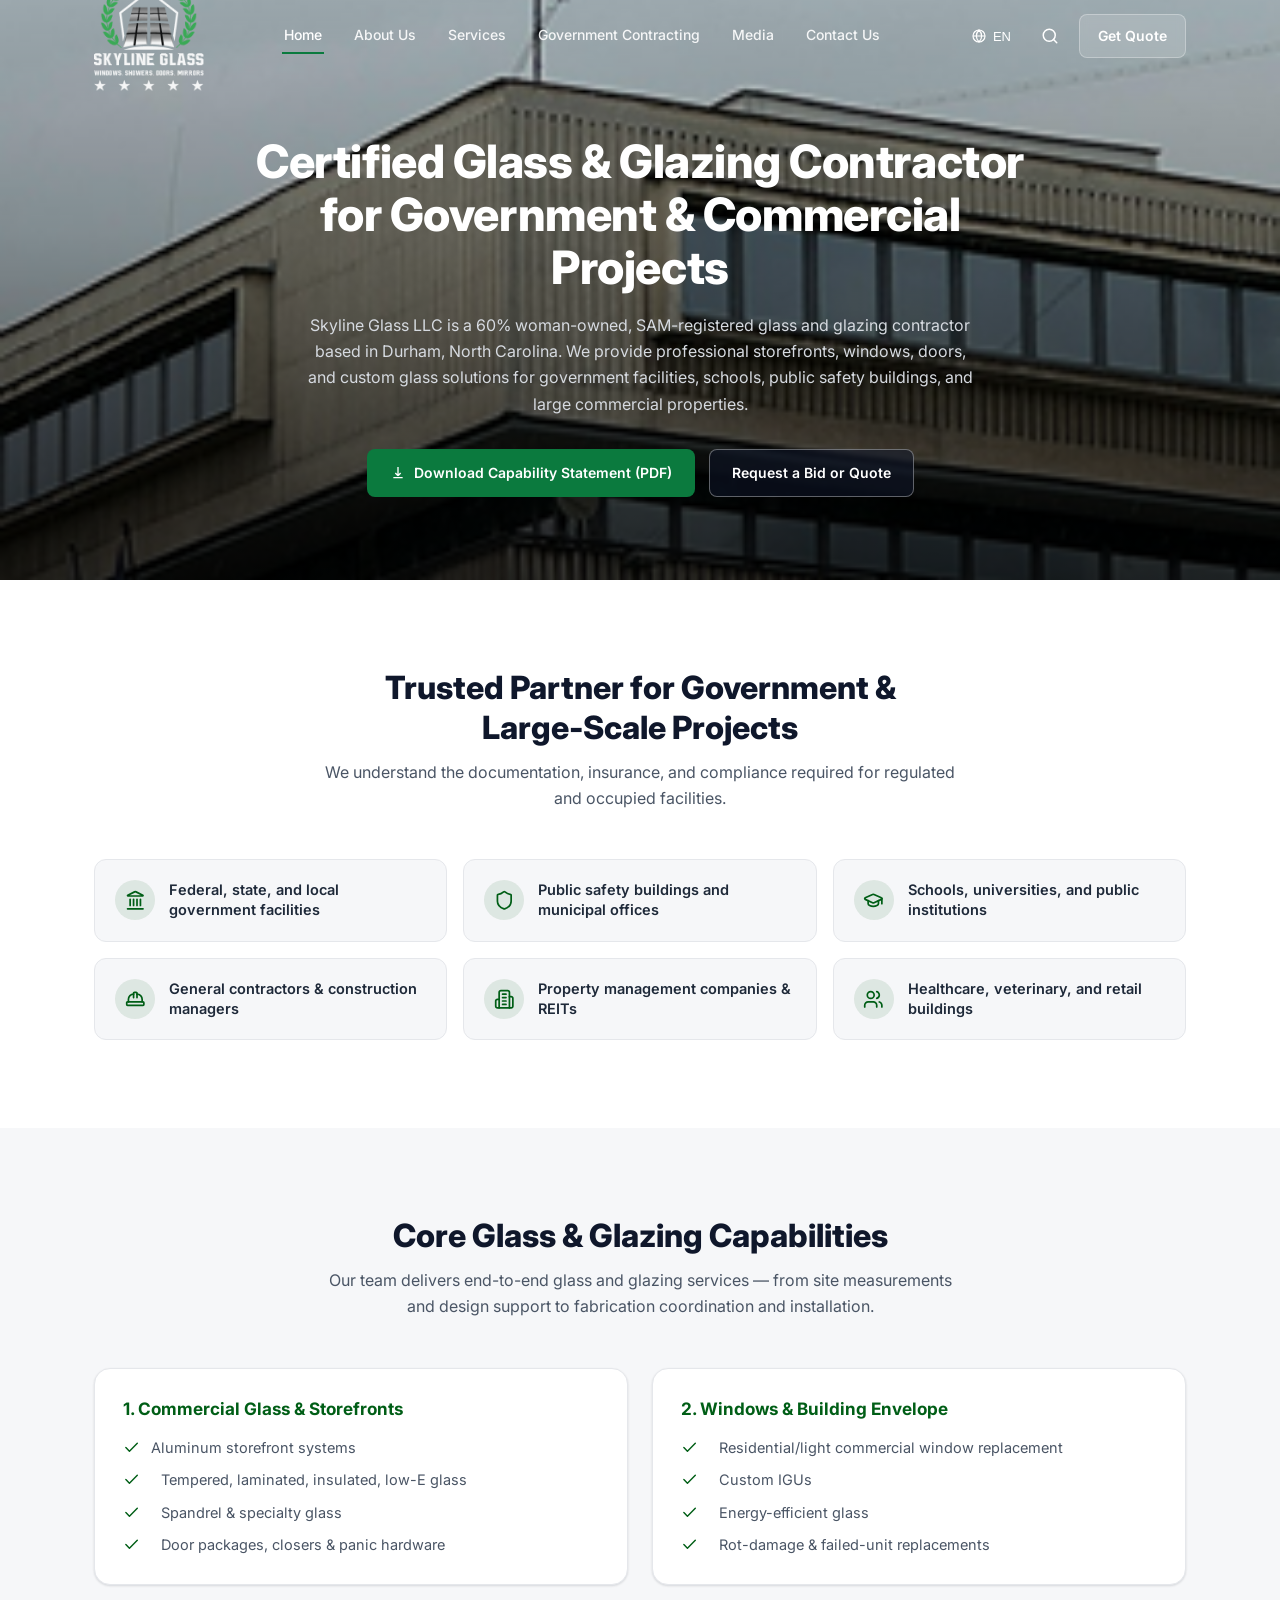
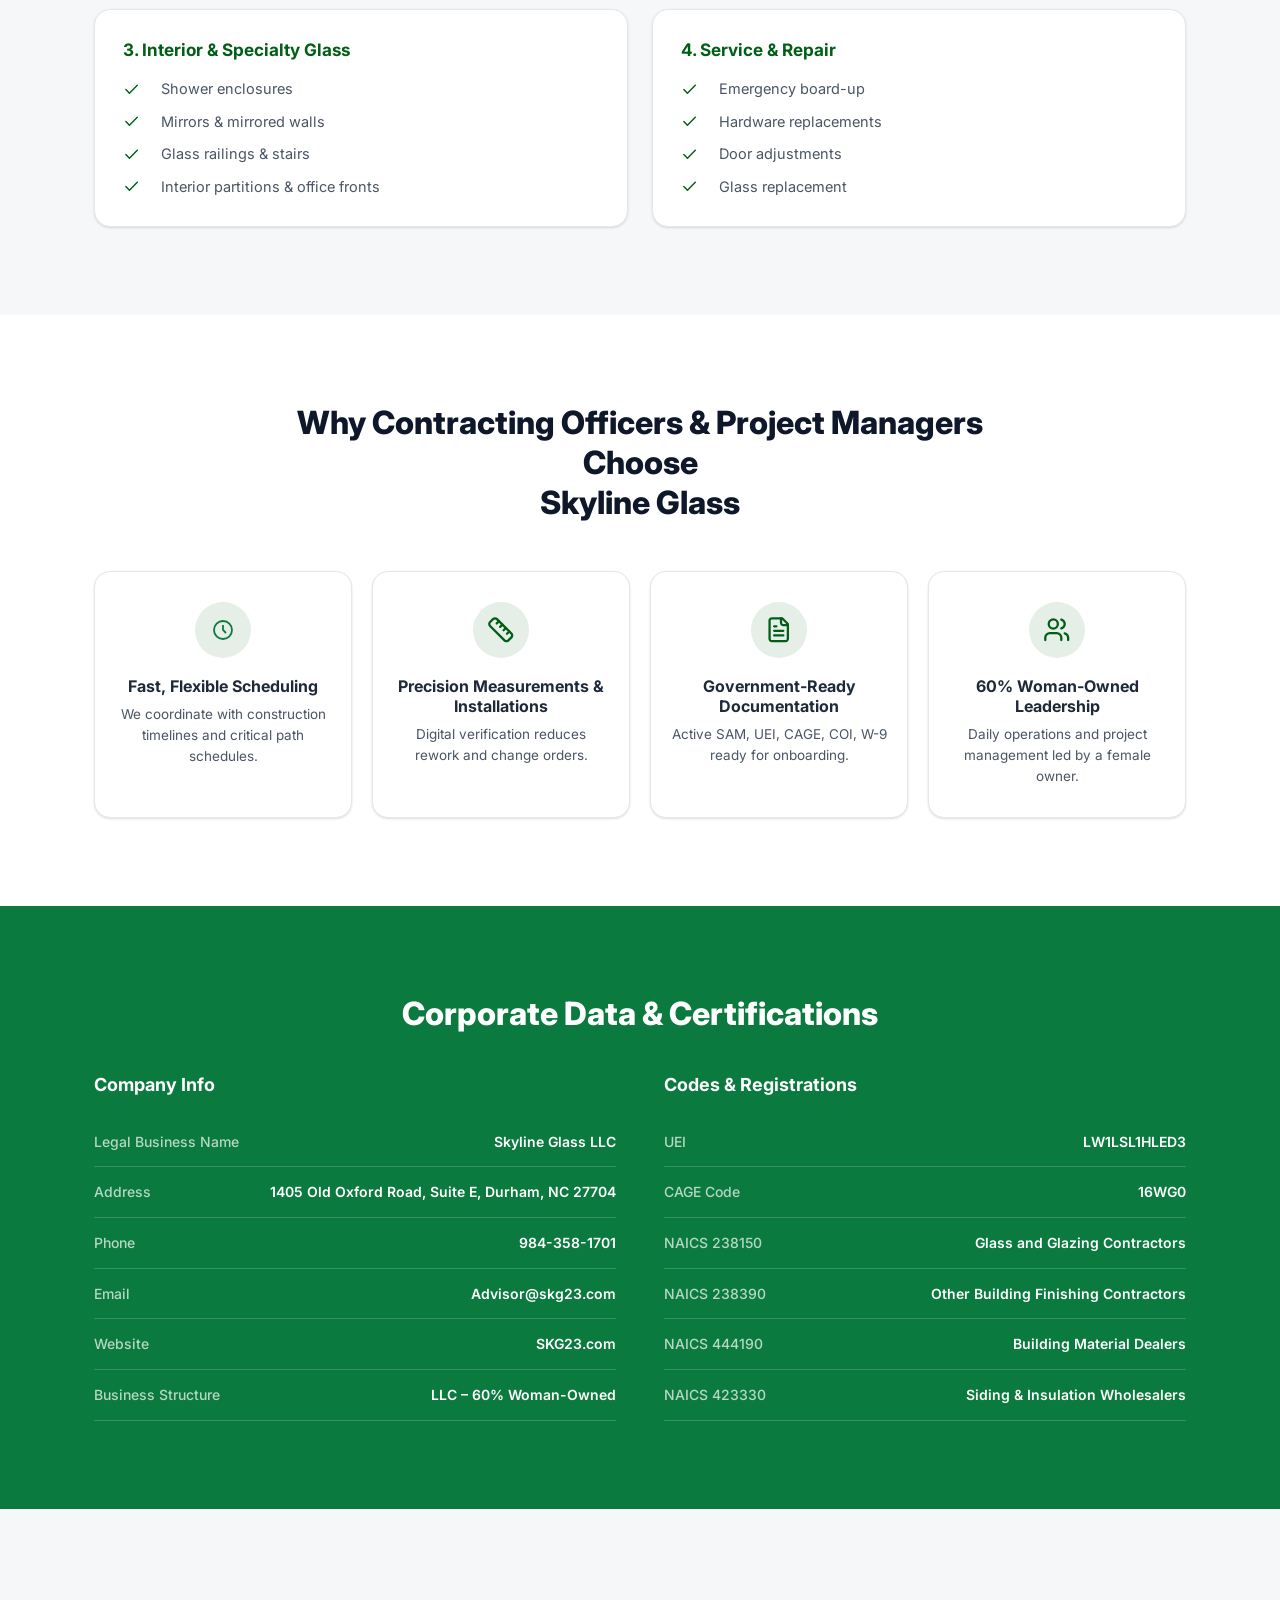
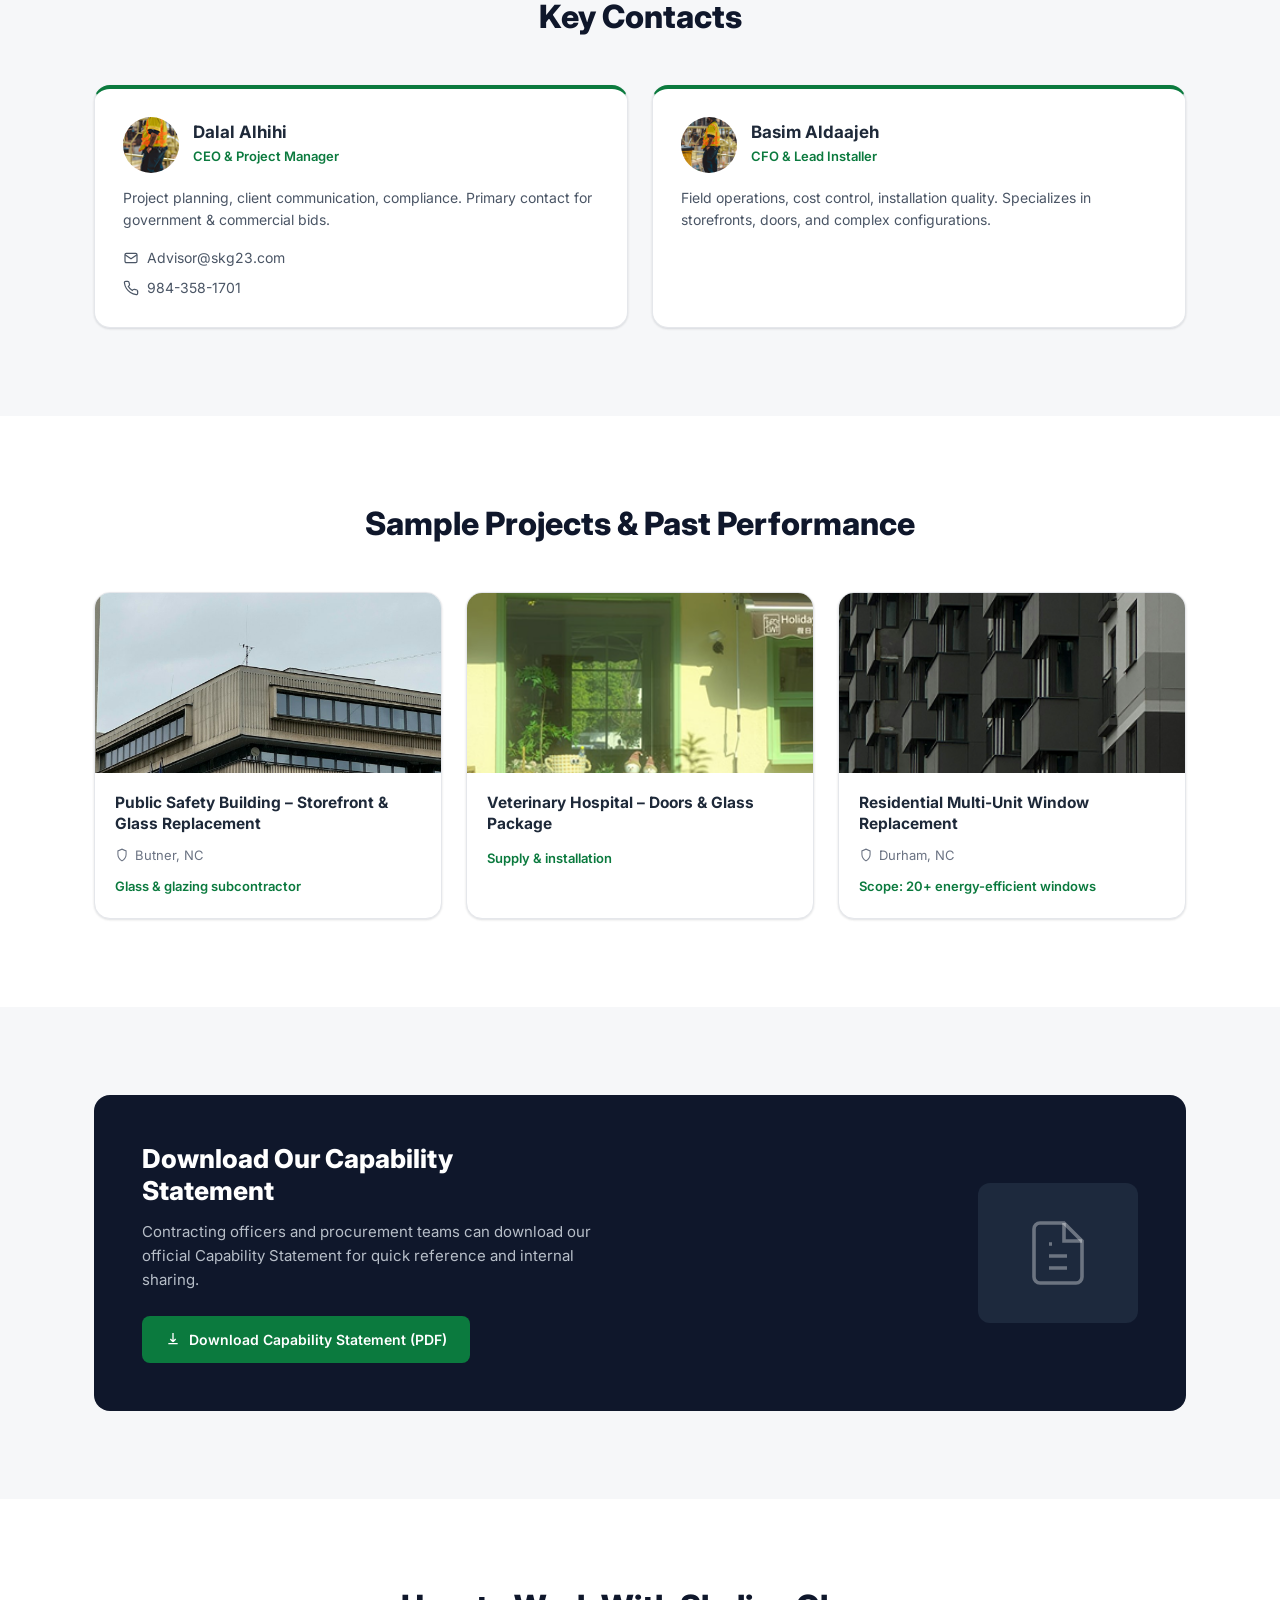
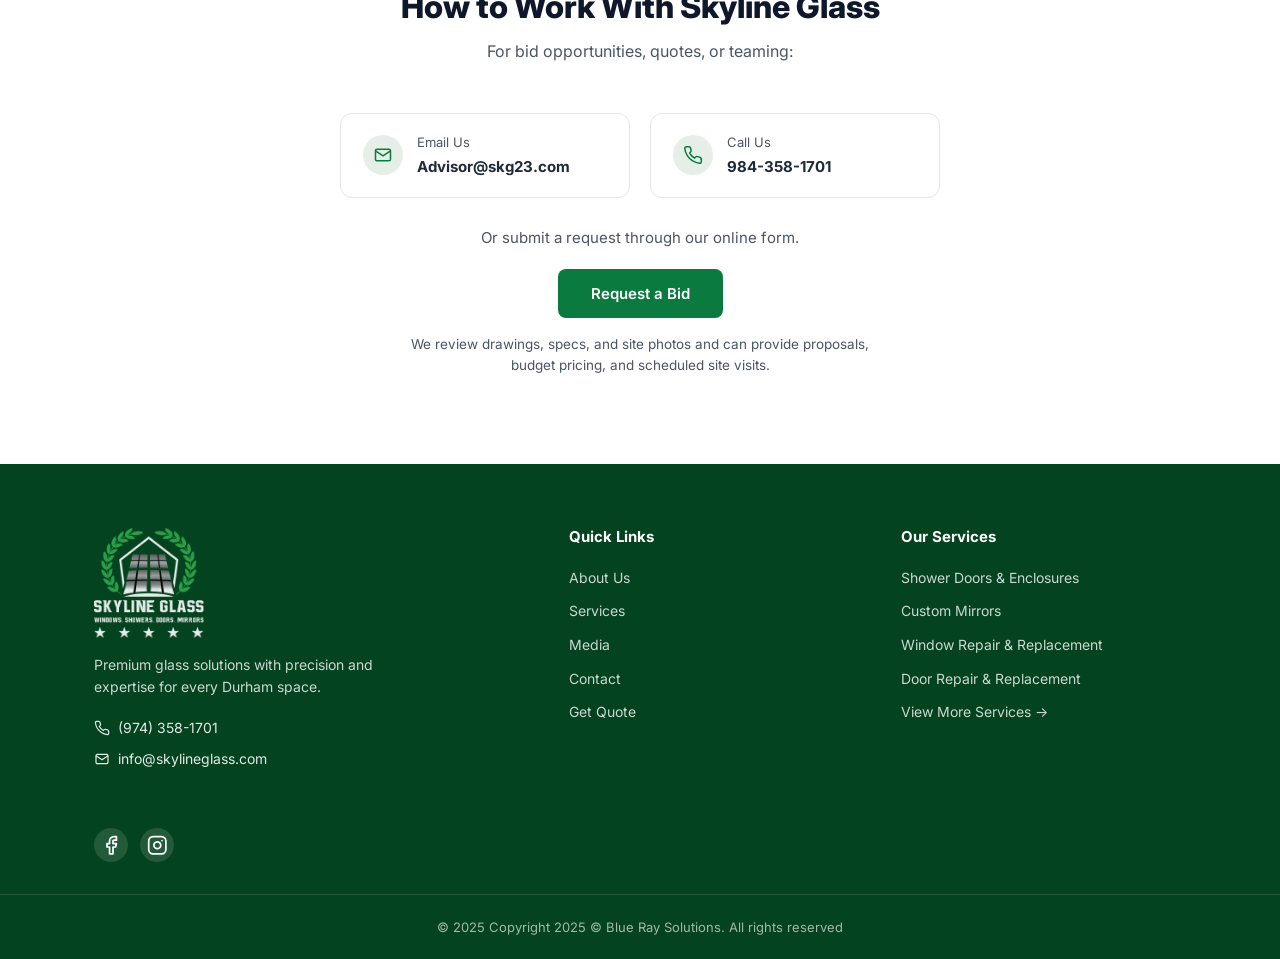
<file: index.html>
<!DOCTYPE html>
<html lang="en">
<head>
<meta charset="UTF-8">
<meta name="viewport" content="width=device-width, initial-scale=1.0">
<title>Skyline Glass LLC | Certified Glass & Glazing Contractor</title>
<link rel="stylesheet" href="style.css">
<link rel="preconnect" href="https://fonts.googleapis.com">
<link href="https://fonts.googleapis.com/css2?family=Inter:wght@300;400;500;600;700;800&display=swap" rel="stylesheet">
<base target="_blank">
</head>
<body>

<!-- HEADER -->
<header class="site-header" id="siteHeader">
  <div class="container header-inner">
    <a href="#home" class="logo-wrapper">
      <img src="Container.png" alt="Skyline Glass" class="logo-img">
    </a>

    <nav class="main-nav" id="mainNav" aria-label="Primary">
      <a href="#home" class="active">Home</a>
      <a href="#about">About Us</a>
      <a href="#services">Services</a>
      <a href="#government">Government Contracting</a>
      <a href="#projects">Media</a>
      <a href="#contact">Contact Us</a>
    </nav>

    <div class="header-actions">
  <button class="lang-btn" type="button" aria-label="Change language">
    <svg width="16" height="16" viewBox="0 0 24 24" fill="none" stroke="currentColor" stroke-width="1.8"><circle cx="12" cy="12" r="9"/><path d="M3 12h18M12 3c2.5 2.6 4 6 4 9s-1.5 6.4-4 9c-2.5-2.6-4-6-4-9s1.5-6.4 4-9Z"/></svg>
    <span>EN</span>
  </button>
  <button class="search-btn" id="searchToggle" type="button" aria-label="Search">
    <svg width="18" height="18" viewBox="0 0 24 24" fill="none" stroke="currentColor" stroke-width="2" stroke-linecap="round" stroke-linejoin="round"><circle cx="11" cy="11" r="8"/><path d="m21 21-4.3-4.3"/></svg>
  </button>
  <a href="#contact" class="btn btn-outline-light btn-transparent">Get Quote</a>
  <button class="nav-toggle" id="navToggle" aria-label="Toggle menu" aria-expanded="false">
    <span></span><span></span><span></span>
  </button>
</div>
  </div>
</header>

<!-- HERO -->
<section class="hero" id="home">
  <div class="hero-bg" style="background-image:url('image\ 5.png')"></div>
  <div class="hero-overlay"></div>
  <div class="container hero-content">
    <h1>Certified Glass & Glazing Contractor<br>for Government & Commercial Projects</h1>
    <p>Skyline Glass LLC is a 60% woman-owned, SAM-registered glass and glazing contractor based in Durham, North Carolina. We provide professional storefronts, windows, doors, and custom glass solutions for government facilities, schools, public safety buildings, and large commercial properties.</p>
    <div class="hero-actions">
      <a href="#" class="btn btn-primary">
        <svg width="16" height="16" viewBox="0 0 24 24" fill="none" stroke="currentColor" stroke-width="2"><path d="M12 3v13m0 0-4-4m4 4 4-4M5 19h14"/></svg>
        Download Capability Statement (PDF)
      </a>
      <a href="#contact" class="btn btn-dark">Request a Bid or Quote</a>
    </div>
  </div>
</section>

<!-- TRUSTED PARTNER -->
<section class="section" id="about">
  <div class="container">
    <div class="section-header">
      <h2 class="section-title">Trusted Partner for Government &<br>Large-Scale Projects</h2>
      <p class="section-subtitle">We understand the documentation, insurance, and compliance required for regulated and occupied facilities.</p>
    </div>
    <div class="market-grid">
      <div class="market-card reveal">
        <span class="market-icon">
          <svg xmlns="http://www.w3.org/2000/svg" width="21" height="21" viewBox="0 0 21 21" fill="none">
  <path d="M8.57654 15.4378V9.4342" stroke="#005E16" stroke-width="1.71531" stroke-linecap="round" stroke-linejoin="round"/>
  <path d="M9.53711 1.88505C9.77244 1.77073 10.0308 1.71176 10.2924 1.71266C10.5541 1.71355 10.812 1.77428 11.0466 1.8902L17.7929 5.18959C18.2011 5.38942 18.0588 6.0035 17.6042 6.0035H2.97949C2.52494 6.0035 2.38342 5.38942 2.79081 5.18959L9.53711 1.88505Z" stroke="#005E16" stroke-width="1.71531" stroke-linecap="round" stroke-linejoin="round"/>
  <path d="M12.0071 15.4378V9.4342" stroke="#005E16" stroke-width="1.71531" stroke-linecap="round" stroke-linejoin="round"/>
  <path d="M15.4377 15.4378V9.4342" stroke="#005E16" stroke-width="1.71531" stroke-linecap="round" stroke-linejoin="round"/>
  <path d="M2.57297 18.8683H18.0107" stroke="#005E16" stroke-width="1.71531" stroke-linecap="round" stroke-linejoin="round"/>
  <path d="M5.1459 15.4378V9.4342" stroke="#005E16" stroke-width="1.71531" stroke-linecap="round" stroke-linejoin="round"/>
</svg></span>
        <p>Federal, state, and local government facilities</p>
      </div>
      <div class="market-card reveal">
        <span class="market-icon">
<svg xmlns="http://www.w3.org/2000/svg" width="21" height="21" viewBox="0 0 21 21" fill="none">
  <path d="M17.1531 11.1494C17.1531 15.4377 14.1513 17.5818 10.5834 18.8254C10.3966 18.8887 10.1937 18.8857 10.0088 18.8168C6.43239 17.5818 3.4306 15.4377 3.4306 11.1494V5.14584C3.4306 4.91838 3.52096 4.70023 3.6818 4.53939C3.84265 4.37855 4.06079 4.28819 4.28826 4.28819C6.00356 4.28819 8.1477 3.25901 9.64001 1.95537C9.82171 1.80014 10.0528 1.71484 10.2918 1.71484C10.5308 1.71484 10.7619 1.80014 10.9436 1.95537C12.4445 3.26758 14.5801 4.28819 16.2954 4.28819C16.5229 4.28819 16.741 4.37855 16.9019 4.53939C17.0627 4.70023 17.1531 4.91838 17.1531 5.14584V11.1494Z" stroke="#005E16" stroke-width="1.71531" stroke-linecap="round" stroke-linejoin="round"/>
</svg>       </span>
        <p>Public safety buildings and municipal offices</p>
      </div>
      <div class="market-card reveal">
        <span class="market-icon">
 <svg xmlns="http://www.w3.org/2000/svg" width="21" height="21" viewBox="0 0 21 21" fill="none">
  <g clip-path="url(#clip0_1_31)">
    <path d="M18.3709 9.36729C18.5245 9.29956 18.6548 9.18828 18.7457 9.04722C18.8366 8.90617 18.8841 8.74154 18.8824 8.57374C18.8806 8.40594 18.8297 8.24233 18.7359 8.10318C18.6421 7.96404 18.5095 7.85547 18.3546 7.79093L11.0037 4.44265C10.7802 4.34071 10.5375 4.28796 10.2918 4.28796C10.0462 4.28796 9.80345 4.34071 9.57998 4.44265L2.22989 7.7875C2.0772 7.85437 1.94731 7.96429 1.8561 8.10381C1.76488 8.24333 1.71631 8.40641 1.71631 8.57311C1.71631 8.7398 1.76488 8.90288 1.8561 9.0424C1.94731 9.18192 2.0772 9.29184 2.22989 9.35872L9.57998 12.7104C9.80345 12.8124 10.0462 12.8651 10.2918 12.8651C10.5375 12.8651 10.7802 12.8124 11.0037 12.7104L18.3709 9.36729Z" stroke="#005E16" stroke-width="1.71531" stroke-linecap="round" stroke-linejoin="round"/>
    <path d="M18.8683 8.57654V13.7225" stroke="#005E16" stroke-width="1.71531" stroke-linecap="round" stroke-linejoin="round"/>
    <path d="M5.14587 10.7206V13.7224C5.14587 14.4048 5.68803 15.0592 6.65308 15.5417C7.61813 16.0242 8.92701 16.2953 10.2918 16.2953C11.6566 16.2953 12.9655 16.0242 13.9305 15.5417C14.8956 15.0592 15.4377 14.4048 15.4377 13.7224V10.7206" stroke="#005E16" stroke-width="1.71531" stroke-linecap="round" stroke-linejoin="round"/>
  </g>
  <defs>
    <clipPath id="clip0_1_31">
      <rect width="20.5837" height="20.5837" fill="white"/>
    </clipPath>
  </defs>
</svg>        </span>
        <p>Schools, universities, and public institutions</p>
      </div>
      <div class="market-card reveal">
        <span class="market-icon">
      <svg xmlns="http://www.w3.org/2000/svg" width="21" height="21" viewBox="0 0 21 21" fill="none">
  <g clip-path="url(#clip0_1_39)">
    <path d="M8.57654 8.57658V4.28832C8.57654 4.06085 8.6669 3.84271 8.82774 3.68187C8.98858 3.52102 9.20673 3.43066 9.43419 3.43066H11.1495C11.377 3.43066 11.5951 3.52102 11.756 3.68187C11.9168 3.84271 12.0072 4.06085 12.0072 4.28832V8.57658" stroke="#005E16" stroke-width="1.71531" stroke-linecap="round" stroke-linejoin="round"/>
    <path d="M12.0071 5.146C13.3719 5.146 14.6808 5.68815 15.6459 6.6532C16.6109 7.61825 17.1531 8.92713 17.1531 10.2919V12.8649" stroke="#005E16" stroke-width="1.71531" stroke-linecap="round" stroke-linejoin="round"/>
    <path d="M3.4306 12.8649V10.2919C3.4306 8.92713 3.97276 7.61825 4.93781 6.6532C5.90286 5.68815 7.21174 5.146 8.57652 5.146" stroke="#005E16" stroke-width="1.71531" stroke-linecap="round" stroke-linejoin="round"/>
    <path d="M18.0107 12.8649H2.57295C2.09929 12.8649 1.7153 13.2489 1.7153 13.7225V15.4378C1.7153 15.9115 2.09929 16.2955 2.57295 16.2955H18.0107C18.4844 16.2955 18.8684 15.9115 18.8684 15.4378V13.7225C18.8684 13.2489 18.4844 12.8649 18.0107 12.8649Z" stroke="#005E16" stroke-width="1.71531" stroke-linecap="round" stroke-linejoin="round"/>
  </g>
  <defs>
    <clipPath id="clip0_1_39">
      <rect width="20.5837" height="20.5837" fill="white"/>
    </clipPath>
  </defs>
</svg>
        </span>
        <p>General contractors & construction managers</p>
      </div>
      <div class="market-card reveal">
        <span class="market-icon">
<svg xmlns="http://www.w3.org/2000/svg" width="21" height="21" viewBox="0 0 21 21" fill="none">
  <path d="M5.14594 18.8684V3.43064C5.14594 2.97571 5.32665 2.53942 5.64834 2.21773C5.97002 1.89605 6.40631 1.71533 6.86124 1.71533H13.7225C14.1774 1.71533 14.6137 1.89605 14.9354 2.21773C15.2571 2.53942 15.4378 2.97571 15.4378 3.43064V18.8684H5.14594Z" stroke="#005E16" stroke-width="1.71531" stroke-linecap="round" stroke-linejoin="round"/>
  <path d="M5.14588 10.2919H3.43058C2.97565 10.2919 2.53936 10.4726 2.21767 10.7943C1.89599 11.116 1.71527 11.5522 1.71527 12.0072V17.1531C1.71527 17.608 1.89599 18.0443 2.21767 18.366C2.53936 18.6877 2.97565 18.8684 3.43058 18.8684H5.14588" stroke="#005E16" stroke-width="1.71531" stroke-linecap="round" stroke-linejoin="round"/>
  <path d="M15.4377 7.71899H17.1531C17.608 7.71899 18.0443 7.89971 18.366 8.2214C18.6876 8.54308 18.8684 8.97937 18.8684 9.4343V17.1532C18.8684 17.6081 18.6876 18.0444 18.366 18.3661C18.0443 18.6878 17.608 18.8685 17.1531 18.8685H15.4377" stroke="#005E16" stroke-width="1.71531" stroke-linecap="round" stroke-linejoin="round"/>
  <path d="M8.57654 5.146H12.0072" stroke="#005E16" stroke-width="1.71531" stroke-linecap="round" stroke-linejoin="round"/>
  <path d="M8.57654 8.57654H12.0072" stroke="#005E16" stroke-width="1.71531" stroke-linecap="round" stroke-linejoin="round"/>
  <path d="M8.57654 12.0072H12.0072" stroke="#005E16" stroke-width="1.71531" stroke-linecap="round" stroke-linejoin="round"/>
  <path d="M8.57654 15.4379H12.0072" stroke="#005E16" stroke-width="1.71531" stroke-linecap="round" stroke-linejoin="round"/>
</svg>    </span>
        <p>Property management companies & REITs</p>
      </div>
      <div class="market-card reveal">
        <span class="market-icon">
<svg xmlns="http://www.w3.org/2000/svg" width="21" height="21" viewBox="0 0 21 21" fill="none">
  <g clip-path="url(#clip0_1_60)">
    <path d="M13.7224 18.0108V16.2955C13.7224 15.3856 13.3609 14.513 12.7176 13.8697C12.0742 13.2263 11.2016 12.8649 10.2917 12.8649H5.14582C4.23597 12.8649 3.36338 13.2263 2.72001 13.8697C2.07665 14.513 1.71521 15.3856 1.71521 16.2955V18.0108" stroke="#005E16" stroke-width="1.71531" stroke-linecap="round" stroke-linejoin="round"/>
    <path d="M13.7224 2.68286C14.4581 2.87358 15.1096 3.30317 15.5747 3.90421C16.0398 4.50526 16.2921 5.24372 16.2921 6.0037C16.2921 6.76367 16.0398 7.50214 15.5747 8.10318C15.1096 8.70422 14.4581 9.13381 13.7224 9.32453" stroke="#005E16" stroke-width="1.71531" stroke-linecap="round" stroke-linejoin="round"/>
    <path d="M18.8684 18.0107V16.2954C18.8678 15.5353 18.6148 14.7969 18.1491 14.1962C17.6834 13.5954 17.0314 13.1663 16.2954 12.9763" stroke="#005E16" stroke-width="1.71531" stroke-linecap="round" stroke-linejoin="round"/>
    <path d="M7.71882 9.43423C9.6135 9.43423 11.1494 7.89829 11.1494 6.00361C11.1494 4.10894 9.6135 2.573 7.71882 2.573C5.82415 2.573 4.28821 4.10894 4.28821 6.00361C4.28821 7.89829 5.82415 9.43423 7.71882 9.43423Z" stroke="#005E16" stroke-width="1.71531" stroke-linecap="round" stroke-linejoin="round"/>
  </g>
  <defs>
    <clipPath id="clip0_1_60">
      <rect width="20.5837" height="20.5837" fill="white"/>
    </clipPath>
  </defs>
</svg>      </span>
        <p>Healthcare, veterinary, and retail buildings</p>
      </div>
    </div>
  </div>
</section>

<!-- CORE CAPABILITIES -->
<section class="section section-tint" id="services">
  <div class="container">
    <div class="section-header">
      <h2 class="section-title">Core Glass & Glazing Capabilities</h2>
      <p class="section-subtitle">Our team delivers end-to-end glass and glazing services — from site measurements and design support to fabrication coordination and installation.</p>
    </div>
    <div class="capability-grid">
      <div class="capability-card reveal">
        <div class="capability-body">
          <h3>1. Commercial Glass & Storefronts</h3>
          <ul>
            <li>
             <svg xmlns="http://www.w3.org/2000/svg" width="18" height="18" viewBox="0 0 18 18" fill="none">
              <path d="M14.2942 4.28821L6.43238 12.15L2.85883 8.57647" stroke="#005E16" stroke-width="1.42942" stroke-linecap="round" stroke-linejoin="round"/>
             </svg>
              Aluminum storefront systems
            </li>
            <li>
              <svg xmlns="http://www.w3.org/2000/svg" width="18" height="18" viewBox="0 0 18 18" fill="none" style="display:inline-block; vertical-align:middle; margin-right:10px; flex-shrink:0;">
                <path d="M14.2942 4.28833L6.43238 12.1502L2.85883 8.5766" stroke="#005E16" stroke-width="1.42942" stroke-linecap="round" stroke-linejoin="round"/>
              </svg>
              Tempered, laminated, insulated, low-E glass
            </li>
            <li>
              <svg xmlns="http://www.w3.org/2000/svg" width="18" height="18" viewBox="0 0 18 18" fill="none" style="display:inline-block; vertical-align:middle; margin-right:10px; flex-shrink:0;">
                <path d="M14.2942 4.28833L6.43238 12.1502L2.85883 8.5766" stroke="#005E16" stroke-width="1.42942" stroke-linecap="round" stroke-linejoin="round"/>
              </svg>
              Spandrel & specialty glass
            </li>
            <li>
              <svg xmlns="http://www.w3.org/2000/svg" width="18" height="18" viewBox="0 0 18 18" fill="none" style="display:inline-block; vertical-align:middle; margin-right:10px; flex-shrink:0;">
                <path d="M14.2942 4.28833L6.43238 12.1502L2.85883 8.5766" stroke="#005E16" stroke-width="1.42942" stroke-linecap="round" stroke-linejoin="round"/>
              </svg>
              Door packages, closers & panic hardware
            </li>
          </ul>
        </div>
      </div>
      <div class="capability-card reveal">
        <div class="capability-body">
          <h3>2. Windows & Building Envelope</h3>
          <ul>
            <li>
              <svg xmlns="http://www.w3.org/2000/svg" width="18" height="18" viewBox="0 0 18 18" fill="none" style="display:inline-block; vertical-align:middle; margin-right:10px; flex-shrink:0;">
                <path d="M14.2942 4.28833L6.43238 12.1502L2.85883 8.5766" stroke="#005E16" stroke-width="1.42942" stroke-linecap="round" stroke-linejoin="round"/>
              </svg>
              Residential/light commercial window replacement
            </li>
            <li>
              <svg xmlns="http://www.w3.org/2000/svg" width="18" height="18" viewBox="0 0 18 18" fill="none" style="display:inline-block; vertical-align:middle; margin-right:10px; flex-shrink:0;">
                <path d="M14.2942 4.28833L6.43238 12.1502L2.85883 8.5766" stroke="#005E16" stroke-width="1.42942" stroke-linecap="round" stroke-linejoin="round"/>
              </svg>
              Custom IGUs
            </li>
            <li>
              <svg xmlns="http://www.w3.org/2000/svg" width="18" height="18" viewBox="0 0 18 18" fill="none" style="display:inline-block; vertical-align:middle; margin-right:10px; flex-shrink:0;">
                <path d="M14.2942 4.28833L6.43238 12.1502L2.85883 8.5766" stroke="#005E16" stroke-width="1.42942" stroke-linecap="round" stroke-linejoin="round"/>
              </svg>
              Energy-efficient glass
            </li>
            <li>
              <svg xmlns="http://www.w3.org/2000/svg" width="18" height="18" viewBox="0 0 18 18" fill="none" style="display:inline-block; vertical-align:middle; margin-right:10px; flex-shrink:0;">
                <path d="M14.2942 4.28833L6.43238 12.1502L2.85883 8.5766" stroke="#005E16" stroke-width="1.42942" stroke-linecap="round" stroke-linejoin="round"/>
              </svg>
              Rot-damage & failed-unit replacements
            </li>
          </ul>
        </div>
      </div>
      <div class="capability-card reveal">
        <div class="capability-body">
          <h3>3. Interior & Specialty Glass</h3>
          <ul>
            <li>
              <svg xmlns="http://www.w3.org/2000/svg" width="18" height="18" viewBox="0 0 18 18" fill="none" style="display:inline-block; vertical-align:middle; margin-right:10px; flex-shrink:0;">
                <path d="M14.2942 4.28833L6.43238 12.1502L2.85883 8.5766" stroke="#005E16" stroke-width="1.42942" stroke-linecap="round" stroke-linejoin="round"/>
              </svg>
              Shower enclosures
            </li>
            <li>
              <svg xmlns="http://www.w3.org/2000/svg" width="18" height="18" viewBox="0 0 18 18" fill="none" style="display:inline-block; vertical-align:middle; margin-right:10px; flex-shrink:0;">
                <path d="M14.2942 4.28833L6.43238 12.1502L2.85883 8.5766" stroke="#005E16" stroke-width="1.42942" stroke-linecap="round" stroke-linejoin="round"/>
              </svg>
              Mirrors & mirrored walls
            </li>
            <li>
              <svg xmlns="http://www.w3.org/2000/svg" width="18" height="18" viewBox="0 0 18 18" fill="none" style="display:inline-block; vertical-align:middle; margin-right:10px; flex-shrink:0;">
                <path d="M14.2942 4.28833L6.43238 12.1502L2.85883 8.5766" stroke="#005E16" stroke-width="1.42942" stroke-linecap="round" stroke-linejoin="round"/>
              </svg>
              Glass railings & stairs
            </li>
            <li>
              <svg xmlns="http://www.w3.org/2000/svg" width="18" height="18" viewBox="0 0 18 18" fill="none" style="display:inline-block; vertical-align:middle; margin-right:10px; flex-shrink:0;">
                <path d="M14.2942 4.28833L6.43238 12.1502L2.85883 8.5766" stroke="#005E16" stroke-width="1.42942" stroke-linecap="round" stroke-linejoin="round"/>
              </svg>
              Interior partitions & office fronts
            </li>
          </ul>
        </div>
      </div>
      <div class="capability-card reveal">
        <div class="capability-body">
          <h3>4. Service & Repair</h3>
          <ul>
            <li>
              <svg xmlns="http://www.w3.org/2000/svg" width="18" height="18" viewBox="0 0 18 18" fill="none" style="display:inline-block; vertical-align:middle; margin-right:10px; flex-shrink:0;">
                <path d="M14.2942 4.28833L6.43238 12.1502L2.85883 8.5766" stroke="#005E16" stroke-width="1.42942" stroke-linecap="round" stroke-linejoin="round"/>
              </svg>
              Emergency board-up
            </li>
            <li>
              <svg xmlns="http://www.w3.org/2000/svg" width="18" height="18" viewBox="0 0 18 18" fill="none" style="display:inline-block; vertical-align:middle; margin-right:10px; flex-shrink:0;">
                <path d="M14.2942 4.28833L6.43238 12.1502L2.85883 8.5766" stroke="#005E16" stroke-width="1.42942" stroke-linecap="round" stroke-linejoin="round"/>
              </svg>
              Hardware replacements
            </li>
            <li>
              <svg xmlns="http://www.w3.org/2000/svg" width="18" height="18" viewBox="0 0 18 18" fill="none" style="display:inline-block; vertical-align:middle; margin-right:10px; flex-shrink:0;">
                <path d="M14.2942 4.28833L6.43238 12.1502L2.85883 8.5766" stroke="#005E16" stroke-width="1.42942" stroke-linecap="round" stroke-linejoin="round"/>
              </svg>
              Door adjustments
            </li>
            <li>
              <svg xmlns="http://www.w3.org/2000/svg" width="18" height="18" viewBox="0 0 18 18" fill="none" style="display:inline-block; vertical-align:middle; margin-right:10px; flex-shrink:0;">
                <path d="M14.2942 4.28833L6.43238 12.1502L2.85883 8.5766" stroke="#005E16" stroke-width="1.42942" stroke-linecap="round" stroke-linejoin="round"/>
              </svg>
              Glass replacement
            </li>
          </ul>
        </div>
      </div>
    </div>
  </div>
</section>

<!-- WHY CHOOSE US -->
<section class="section" id="government">
  <div class="container">
    <div class="section-header">
      <h2 class="section-title">Why Contracting Officers & Project Managers Choose<br>Skyline Glass</h2>
    </div>
    <div class="feature-grid">
      <div class="feature-card reveal">
        <span class="feature-icon">
          <svg width="24" height="24" viewBox="0 0 24 24" fill="none" stroke="currentColor" stroke-width="1.8"><circle cx="12" cy="12" r="9"/><path d="M12 7v5l3 3"/></svg>
        </span>
        <h3>Fast, Flexible Scheduling</h3>
        <p>We coordinate with construction timelines and critical path schedules.</p>
      </div>
      <div class="feature-card reveal">
        <span class="feature-icon">
<svg xmlns="http://www.w3.org/2000/svg" width="28" height="28" viewBox="0 0 28 28" fill="none">
  <path d="M24.3573 17.496C24.6132 17.7509 24.8162 18.0539 24.9547 18.3875C25.0932 18.7211 25.1645 19.0788 25.1645 19.44C25.1645 19.8012 25.0932 20.1589 24.9547 20.4925C24.8162 20.8261 24.6132 21.129 24.3573 21.384L21.3841 24.3572C21.1292 24.6131 20.8262 24.8161 20.4926 24.9546C20.159 25.0931 19.8013 25.1644 19.4401 25.1644C19.0789 25.1644 18.7212 25.0931 18.3876 24.9546C18.054 24.8161 17.7511 24.6131 17.4961 24.3572L3.08752 9.94862C2.57356 9.43217 2.28503 8.73322 2.28503 8.00461C2.28503 7.276 2.57356 6.57704 3.08752 6.06059L6.06072 3.0874C6.57716 2.57344 7.27612 2.28491 8.00473 2.28491C8.73334 2.28491 9.4323 2.57344 9.94874 3.0874L24.3573 17.496Z" stroke="#005E16" stroke-width="2.28708" stroke-linecap="round" stroke-linejoin="round"/>
  <path d="M16.5813 14.2942L18.8684 12.0071" stroke="#005E16" stroke-width="2.28708" stroke-linecap="round" stroke-linejoin="round"/>
  <path d="M13.1507 10.8635L15.4378 8.57642" stroke="#005E16" stroke-width="2.28708" stroke-linecap="round" stroke-linejoin="round"/>
  <path d="M9.72003 7.43283L12.0071 5.14575" stroke="#005E16" stroke-width="2.28708" stroke-linecap="round" stroke-linejoin="round"/>
  <path d="M20.0119 17.7248L22.299 15.4377" stroke="#005E16" stroke-width="2.28708" stroke-linecap="round" stroke-linejoin="round"/>
</svg>        </span>
        <h3>Precision Measurements & Installations</h3>
        <p>Digital verification reduces rework and change orders.</p>
      </div>
      <div class="feature-card reveal">
        <span class="feature-icon">
<svg xmlns="http://www.w3.org/2000/svg" width="28" height="28" viewBox="0 0 28 28" fill="none">
  <path d="M17.153 2.28711H6.86117C6.2546 2.28711 5.67288 2.52807 5.24397 2.95698C4.81506 3.38589 4.5741 3.96761 4.5741 4.57418V22.8708C4.5741 23.4774 4.81506 24.0591 5.24397 24.488C5.67288 24.9169 6.2546 25.1579 6.86117 25.1579H20.5836C21.1902 25.1579 21.7719 24.9169 22.2008 24.488C22.6297 24.0591 22.8707 23.4774 22.8707 22.8708V8.0048L17.153 2.28711Z" stroke="#005E16" stroke-width="2.28708" stroke-linecap="round" stroke-linejoin="round"/>
  <path d="M16.0095 2.28711V6.86126C16.0095 7.46783 16.2505 8.04956 16.6794 8.47847C17.1083 8.90738 17.69 9.14834 18.2966 9.14834H22.8707" stroke="#005E16" stroke-width="2.28708" stroke-linecap="round" stroke-linejoin="round"/>
  <path d="M11.4354 10.2917H9.14832" stroke="#005E16" stroke-width="2.28708" stroke-linecap="round" stroke-linejoin="round"/>
  <path d="M18.2966 14.8657H9.14832" stroke="#005E16" stroke-width="2.28708" stroke-linecap="round" stroke-linejoin="round"/>
  <path d="M18.2966 19.4402H9.14832" stroke="#005E16" stroke-width="2.28708" stroke-linecap="round" stroke-linejoin="round"/>
</svg>        </span>
        <h3>Government-Ready Documentation</h3>
        <p>Active SAM, UEI, CAGE, COI, W-9 ready for onboarding.</p>
      </div>
      <div class="feature-card reveal">
        <span class="feature-icon">
<svg xmlns="http://www.w3.org/2000/svg" width="28" height="28" viewBox="0 0 28 28" fill="none">
  <path d="M18.2965 24.0143V21.7272C18.2965 20.5141 17.8146 19.3506 16.9568 18.4928C16.099 17.635 14.9355 17.1531 13.7224 17.1531H6.86114C5.648 17.1531 4.48454 17.635 3.62673 18.4928C2.76891 19.3506 2.28699 20.5141 2.28699 21.7272V24.0143" stroke="#005E16" stroke-width="2.28708" stroke-linecap="round" stroke-linejoin="round"/>
  <path d="M18.2966 3.5769C19.2775 3.83119 20.1462 4.40398 20.7663 5.20537C21.3864 6.00676 21.7229 6.99138 21.7229 8.00468C21.7229 9.01798 21.3864 10.0026 20.7663 10.804C20.1462 11.6054 19.2775 12.1782 18.2966 12.4325" stroke="#005E16" stroke-width="2.28708" stroke-linecap="round" stroke-linejoin="round"/>
  <path d="M25.1578 24.0141V21.727C25.157 20.7135 24.8197 19.729 24.1988 18.928C23.5778 18.127 22.7085 17.5549 21.7272 17.3015" stroke="#005E16" stroke-width="2.28708" stroke-linecap="round" stroke-linejoin="round"/>
  <path d="M10.2918 12.5787C12.818 12.5787 14.866 10.5308 14.866 8.00457C14.866 5.47834 12.818 3.43042 10.2918 3.43042C7.76557 3.43042 5.71765 5.47834 5.71765 8.00457C5.71765 10.5308 7.76557 12.5787 10.2918 12.5787Z" stroke="#005E16" stroke-width="2.28708" stroke-linecap="round" stroke-linejoin="round"/>
</svg>        </span>
        <h3>60% Woman-Owned Leadership</h3>
        <p>Daily operations and project management led by a female owner.</p>
      </div>
    </div>
  </div>
</section>

<!-- CORPORATE DATA -->
<section class="section section-brand">
  <div class="container">
    <h2 class="section-title section-title-light" style="text-align: center;">Corporate Data & Certifications</h2>
    <div class="data-grid">
      <div class="data-col reveal">
        <h3>Company Info</h3>
        <dl>
          <div class="data-row"><dt>Legal Business Name</dt><dd>Skyline Glass LLC</dd></div>
          <div class="data-row"><dt>Address</dt><dd>1405 Old Oxford Road, Suite E, Durham, NC 27704</dd></div>
          <div class="data-row"><dt>Phone</dt><dd><a href="tel:+19843581701">984-358-1701</a></dd></div>
          <div class="data-row"><dt>Email</dt><dd><a href="mailto:Advisor@skg23.com">Advisor@skg23.com</a></dd></div>
          <div class="data-row"><dt>Website</dt><dd><a href="https://skg23.com" target="_blank">SKG23.com</a></dd></div>
          <div class="data-row"><dt>Business Structure</dt><dd>LLC – 60% Woman-Owned</dd></div>
        </dl>
      </div>
      <div class="data-col reveal">
        <h3>Codes & Registrations</h3>
        <dl>
          <div class="data-row"><dt>UEI</dt><dd>LW1LSL1HLED3</dd></div>
          <div class="data-row"><dt>CAGE Code</dt><dd>16WG0</dd></div>
          <div class="data-row"><dt>NAICS 238150</dt><dd>Glass and Glazing Contractors</dd></div>
          <div class="data-row"><dt>NAICS 238390</dt><dd>Other Building Finishing Contractors</dd></div>
          <div class="data-row"><dt>NAICS 444190</dt><dd>Building Material Dealers</dd></div>
          <div class="data-row"><dt>NAICS 423330</dt><dd>Siding & Insulation Wholesalers</dd></div>
        </dl>
      </div>
    </div>
  </div>
</section>

<!-- KEY CONTACTS -->
<section class="section section-tint">
  <div class="container">
    <div class="section-header">
      <h2 class="section-title">Key Contacts</h2>
    </div>
    <div class="contacts-grid">
      <div class="contact-card reveal">
        <div class="contact-head">
          <img src="image 2.png" alt="Dalal Alhihi">
          <div>
            <h3>Dalal Alhihi</h3>
            <span class="role">CEO & Project Manager</span>
          </div>
        </div>
        <p>Project planning, client communication, compliance. Primary contact for government & commercial bids.</p>
        <div class="contact-links">
          <a href="mailto:Advisor@skg23.com">
            <svg width="16" height="16" viewBox="0 0 24 24" fill="none" stroke="currentColor" stroke-width="1.8"><rect x="3" y="5" width="18" height="14" rx="2"/><path d="m3 7 9 6 9-6"/></svg>
            Advisor@skg23.com
          </a>
          <a href="tel:+19843581701">
            <svg width="16" height="16" viewBox="0 0 24 24" fill="none" stroke="currentColor" stroke-width="1.8"><path d="M22 16.9v3a2 2 0 0 1-2.2 2 19.8 19.8 0 0 1-8.6-3.1 19.5 19.5 0 0 1-6-6A19.8 19.8 0 0 1 2.1 4.2 2 2 0 0 1 4.1 2h3a2 2 0 0 1 2 1.7c.1.9.3 1.8.6 2.7a2 2 0 0 1-.5 2.1L8 9.7a16 16 0 0 0 6 6l1.2-1.2a2 2 0 0 1 2.1-.5c.9.3 1.8.5 2.7.6a2 2 0 0 1 1.7 2.3Z"/></svg>
            984-358-1701
          </a>
        </div>
      </div>
      <div class="contact-card reveal">
        <div class="contact-head">
          <img src="image good.png" alt="Basim Aldaajeh">
          <div>
            <h3>Basim Aldaajeh</h3>
            <span class="role">CFO & Lead Installer</span>
          </div>
        </div>
        <p>Field operations, cost control, installation quality. Specializes in storefronts, doors, and complex configurations.</p>
      </div>
    </div>
  </div>
</section>

<!-- PROJECTS -->
<section class="section" id="projects">
  <div class="container">
    <div class="section-header">
      <h2 class="section-title">Sample Projects & Past Performance</h2>
    </div>
    <div class="projects-grid">
      <article class="project-card reveal">
        <img src="image 1.png" alt="Public safety building">
        <div class="project-body">
          <h3>Public Safety Building – Storefront & Glass Replacement</h3>
          <div class="project-meta">
            <svg width="14" height="14" viewBox="0 0 24 24" fill="none" stroke="currentColor" stroke-width="1.8"><path d="M12 22s7-4.4 7-11V5l-7-3-7 3v6c0 6.6 7 11 7 11Z"/></svg>
            Butner, NC
          </div>
          <span class="project-tag">Glass & glazing subcontractor</span>
        </div>
      </article>
      <article class="project-card reveal">
        <img src="image 4.png" alt="Veterinary hospital">
        <div class="project-body">
          <h3>Veterinary Hospital – Doors & Glass Package</h3>
          <span class="project-tag">Supply & installation</span>
        </div>
      </article>
      <article class="project-card reveal">
        <a href="project-details.html" target="_blank">
        <img src="image 3.png" alt="Residential windows"></a>
        <div class="project-body">
          <h3>Residential Multi-Unit Window Replacement</h3>
          <div class="project-meta">
            <svg width="14" height="14" viewBox="0 0 24 24" fill="none" stroke="currentColor" stroke-width="1.8"><path d="M12 22s7-4.4 7-11V5l-7-3-7 3v6c0 6.6 7 11 7 11Z"/></svg>
            Durham, NC
          </div>
          <span class="project-tag">Scope: 20+ energy-efficient windows</span>
        </div>
      </article>
    </div>
  </div>
</section>

<!-- DOWNLOAD CTA -->
<section class="section section-tint">
  <div class="container">
    <div class="cta-box reveal">
      <div class="cta-text">
        <h2>Download Our Capability Statement</h2>
        <p>Contracting officers and procurement teams can download our official Capability Statement for quick reference and internal sharing.</p>
        <a href="#" class="btn btn-primary">
          <svg width="16" height="16" viewBox="0 0 24 24" fill="none" stroke="currentColor" stroke-width="2"><path d="M12 3v13m0 0-4-4m4 4 4-4M5 19h14"/></svg>
          Download Capability Statement (PDF)
        </a>
      </div>
      <div class="cta-icon">
        <svg width="72" height="72" viewBox="0 0 24 24" fill="none" stroke="currentColor" stroke-width="1.2"><path d="M14 2H6a2 2 0 0 0-2 2v16a2 2 0 0 0 2 2h12a2 2 0 0 0 2-2V8Z"/><path d="M14 2v6h6M9 13h6M9 17h6M9 9h1"/></svg>
      </div>
    </div>
  </div>
</section>

<!-- CONTACT -->
<section class="section" id="contact">
  <div class="container">
    <div class="section-header">
      <h2 class="section-title">How to Work With Skyline Glass</h2>
      <p class="section-subtitle">For bid opportunities, quotes, or teaming:</p>
    </div>
    <div class="contact-methods">
      <div class="contact-method reveal">
        <span class="method-icon">
          <svg width="20" height="20" viewBox="0 0 24 24" fill="none" stroke="currentColor" stroke-width="1.8"><rect x="3" y="5" width="18" height="14" rx="2"/><path d="m3 7 9 6 9-6"/></svg>
        </span>
        <div>
          <span class="method-label">Email Us</span>
          <strong><a href="mailto:Advisor@skg23.com">Advisor@skg23.com</a></strong>
        </div>
      </div>
      <div class="contact-method reveal">
        <span class="method-icon">
          <svg width="20" height="20" viewBox="0 0 24 24" fill="none" stroke="currentColor" stroke-width="1.8"><path d="M22 16.9v3a2 2 0 0 1-2.2 2 19.8 19.8 0 0 1-8.6-3.1 19.5 19.5 0 0 1-6-6A19.8 19.8 0 0 1 2.1 4.2 2 2 0 0 1 4.1 2h3a2 2 0 0 1 2 1.7c.1.9.3 1.8.6 2.7a2 2 0 0 1-.5 2.1L8 9.7a16 16 0 0 0 6 6l1.2-1.2a2 2 0 0 1 2.1-.5c.9.3 1.8.5 2.7.6a2 2 0 0 1 1.7 2.3Z"/></svg>
        </span>
        <div>
          <span class="method-label">Call Us</span>
          <strong><a href="tel:+19843581701">984-358-1701</a></strong>
        </div>
      </div>
    </div>
    <p class="or-text">Or submit a request through our online form.</p>
    <div class="request-form-wrap">
      <button class="btn btn-brand" id="openFormBtn" type="button">Request a Bid</button>
      <p class="form-note">We review drawings, specs, and site photos and can provide proposals, budget pricing, and scheduled site visits.</p>
      <form class="bid-form" id="bidForm" hidden>
        <div class="form-row">
          <label for="name">Full Name</label>
          <input type="text" id="name" name="name" required placeholder="Your name">
        </div>
        <div class="form-row">
          <label for="email">Email</label>
          <input type="email" id="email" name="email" required placeholder="you@company.com">
        </div>
        <div class="form-row">
          <label for="company">Company / Organization</label>
          <input type="text" id="company" name="company" placeholder="Optional">
        </div>
        <div class="form-row">
          <label for="message">Project Details</label>
          <textarea id="message" name="message" rows="4" required placeholder="Tell us about your project..."></textarea>
        </div>
        <button type="submit" class="btn btn-primary" style="width:100%">Submit Request</button>
        <p class="form-status" id="formStatus"></p>
      </form>
    </div>
  </div>
</section>

<!-- FOOTER -->
<footer class="site-footer">
  <div class="container footer-grid">
    <div class="footer-brand">
      <a href="#home" class="logo-wrapper">
        <img src="Container.png" alt="Skyline Glass" class="logo-img">
      </a>
      <p>Premium glass solutions with precision and expertise for every Durham space.</p>
      <a class="footer-contact-line" href="tel:+19743581701">
        <svg width="16" height="16" viewBox="0 0 24 24" fill="none" stroke="currentColor" stroke-width="1.8"><path d="M22 16.9v3a2 2 0 0 1-2.2 2 19.8 19.8 0 0 1-8.6-3.1 19.5 19.5 0 0 1-6-6A19.8 19.8 0 0 1 2.1 4.2 2 2 0 0 1 4.1 2h3a2 2 0 0 1 2 1.7c.1.9.3 1.8.6 2.7a2 2 0 0 1-.5 2.1L8 9.7a16 16 0 0 0 6 6l1.2-1.2a2 2 0 0 1 2.1-.5c.9.3 1.8.5 2.7.6a2 2 0 0 1 1.7 2.3Z"/></svg>
        (974) 358-1701
      </a>
      <a class="footer-contact-line" href="mailto:info@skylineglass.com">
        <svg width="16" height="16" viewBox="0 0 24 24" fill="none" stroke="currentColor" stroke-width="1.8"><rect x="3" y="5" width="18" height="14" rx="2"/><path d="m3 7 9 6 9-6"/></svg>
        info@skylineglass.com
      </a>
    </div>

    <nav class="footer-col" aria-label="Quick links">
      <h3>Quick Links</h3>
      <a href="#about">About Us</a>
      <a href="#services">Services</a>
      <a href="#projects">Media</a>
      <a href="#contact">Contact</a>
      <a href="#contact">Get Quote</a>
    </nav>

    <nav class="footer-col" aria-label="Our services">
      <h3>Our Services</h3>
      <a href="#services">Shower Doors & Enclosures</a>
      <a href="#services">Custom Mirrors</a>
      <a href="#services">Window Repair & Replacement</a>
      <a href="#services">Door Repair & Replacement</a>
      <a href="#services">View More Services →</a>
    </nav>
  </div>

  <div class="container footer-socials">
    <a href="#" aria-label="Facebook">
<svg xmlns="http://www.w3.org/2000/svg" width="21" height="21" viewBox="0 0 21 21" fill="none">
  <path d="M15.4378 1.71533H12.8649C11.7276 1.71533 10.6368 2.16713 9.83263 2.97134C9.02842 3.77554 8.57662 4.86628 8.57662 6.0036V8.57656H6.00366V12.0072H8.57662V18.8684H12.0072V12.0072H14.5802L15.4378 8.57656H12.0072V6.0036C12.0072 5.77613 12.0976 5.55799 12.2584 5.39715C12.4193 5.23631 12.6374 5.14595 12.8649 5.14595H15.4378V1.71533Z" stroke="white" stroke-width="1.71531" stroke-linecap="round" stroke-linejoin="round"/>
</svg>    </a>
    <a href="#" aria-label="Instagram">
<svg xmlns="http://www.w3.org/2000/svg" width="21" height="21" viewBox="0 0 21 21" fill="none">
  <path d="M14.5801 1.71533H6.0036C3.63525 1.71533 1.71533 3.63525 1.71533 6.0036V14.5801C1.71533 16.9485 3.63525 18.8684 6.0036 18.8684H14.5801C16.9485 18.8684 18.8684 16.9485 18.8684 14.5801V6.0036C18.8684 3.63525 16.9485 1.71533 14.5801 1.71533Z" stroke="white" stroke-width="1.71531" stroke-linecap="round" stroke-linejoin="round"/>
  <path d="M13.7224 9.75162C13.8283 10.4654 13.7064 11.1944 13.374 11.8349C13.0417 12.4754 12.5158 12.9948 11.8713 13.3192C11.2268 13.6436 10.4963 13.7565 9.78391 13.6419C9.07149 13.5272 8.41336 13.1909 7.90312 12.6806C7.39289 12.1704 7.05653 11.5123 6.94189 10.7999C6.82725 10.0874 6.94017 9.35701 7.26459 8.71247C7.58901 8.06792 8.1084 7.54208 8.74889 7.20974C9.38939 6.8774 10.1184 6.75549 10.8321 6.86133C11.5602 6.9693 12.2343 7.30856 12.7547 7.82903C13.2752 8.34949 13.6145 9.02354 13.7224 9.75162Z" stroke="white" stroke-width="1.71531" stroke-linecap="round" stroke-linejoin="round"/>
  <path d="M15.009 5.57471H15.0176" stroke="white" stroke-width="1.71531" stroke-linecap="round" stroke-linejoin="round"/>
</svg>    </a>
  </div>

  <div class="footer-bottom">
    <p>© 2025 Copyright 2025 © Blue Ray Solutions. All rights reserved</p>
  </div>
</footer>

<button id="backToTop" class="back-to-top" aria-label="Back to top">
  <svg width="18" height="18" viewBox="0 0 24 24" fill="none" stroke="currentColor" stroke-width="2"><path d="m5 12 7-7 7 7M12 5v16"/></svg>
</button>
<script src="script.js"></script>
</body>
</html>
</file>
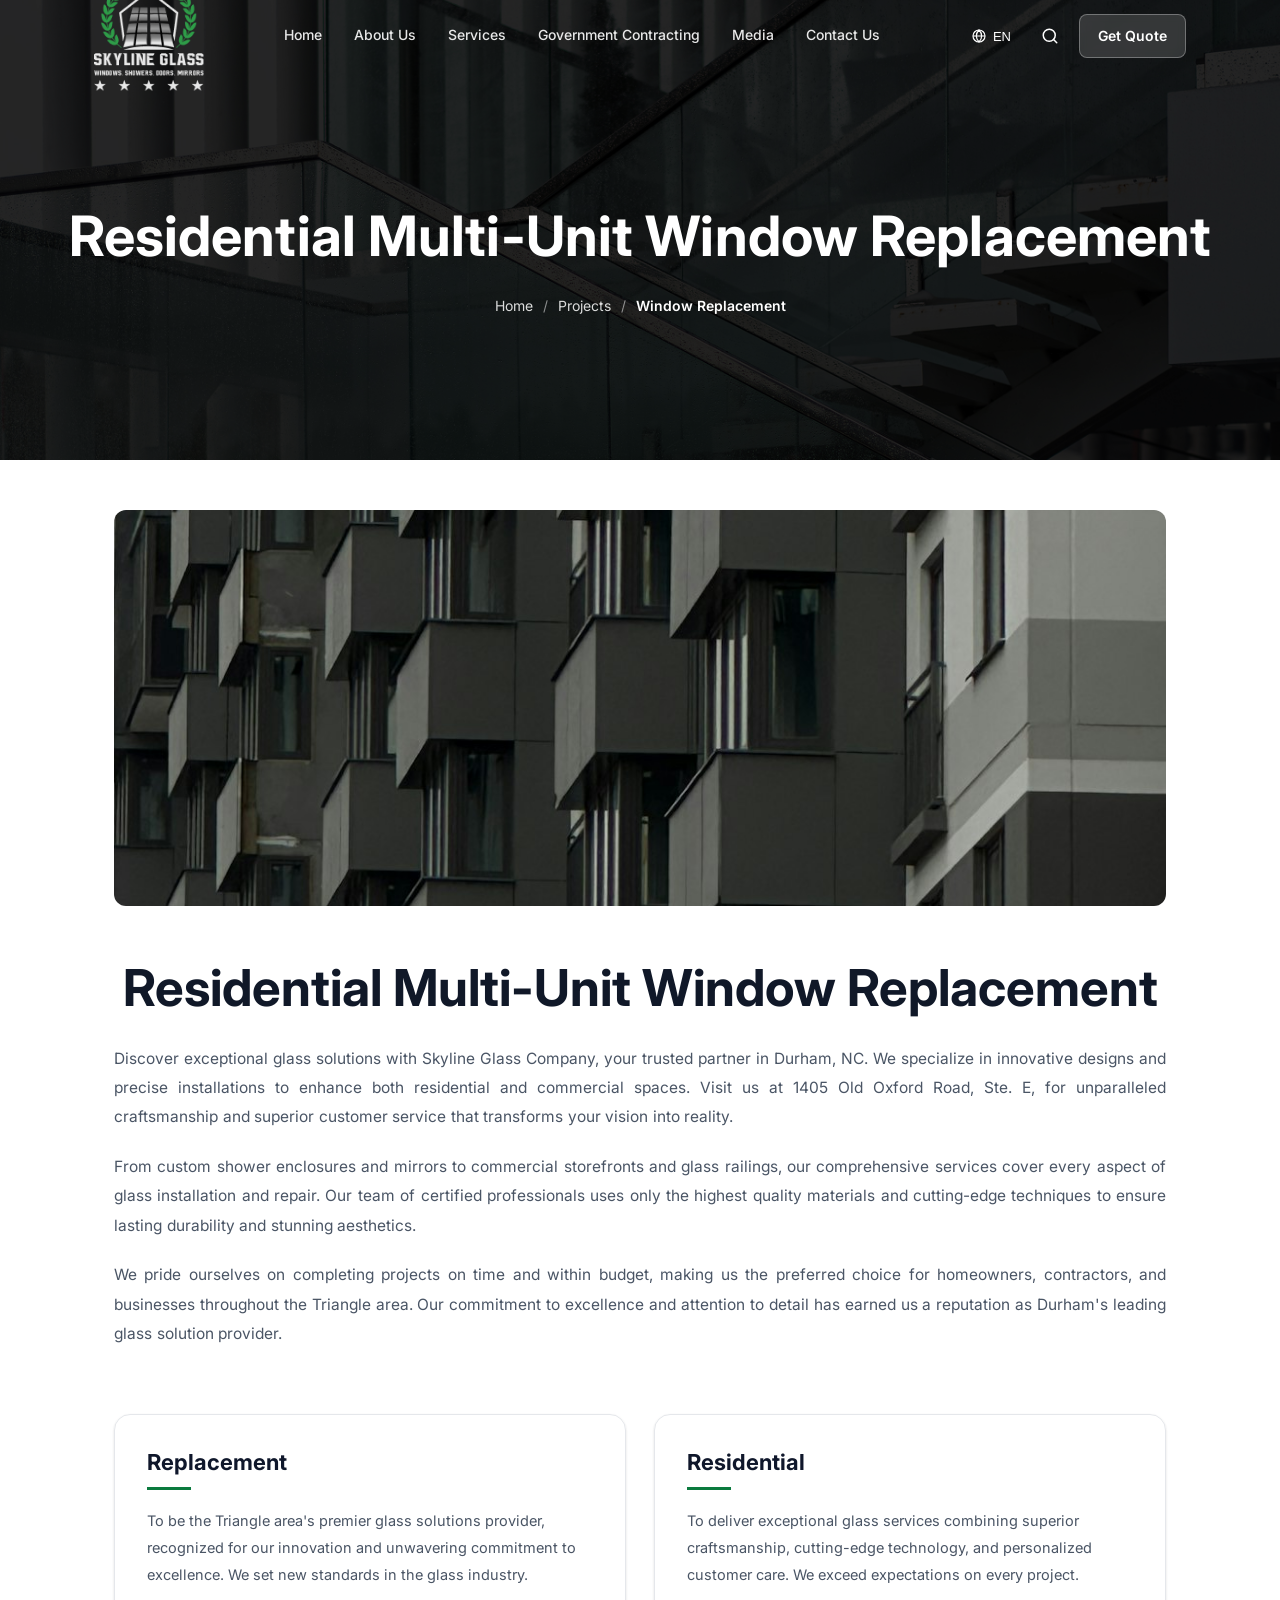
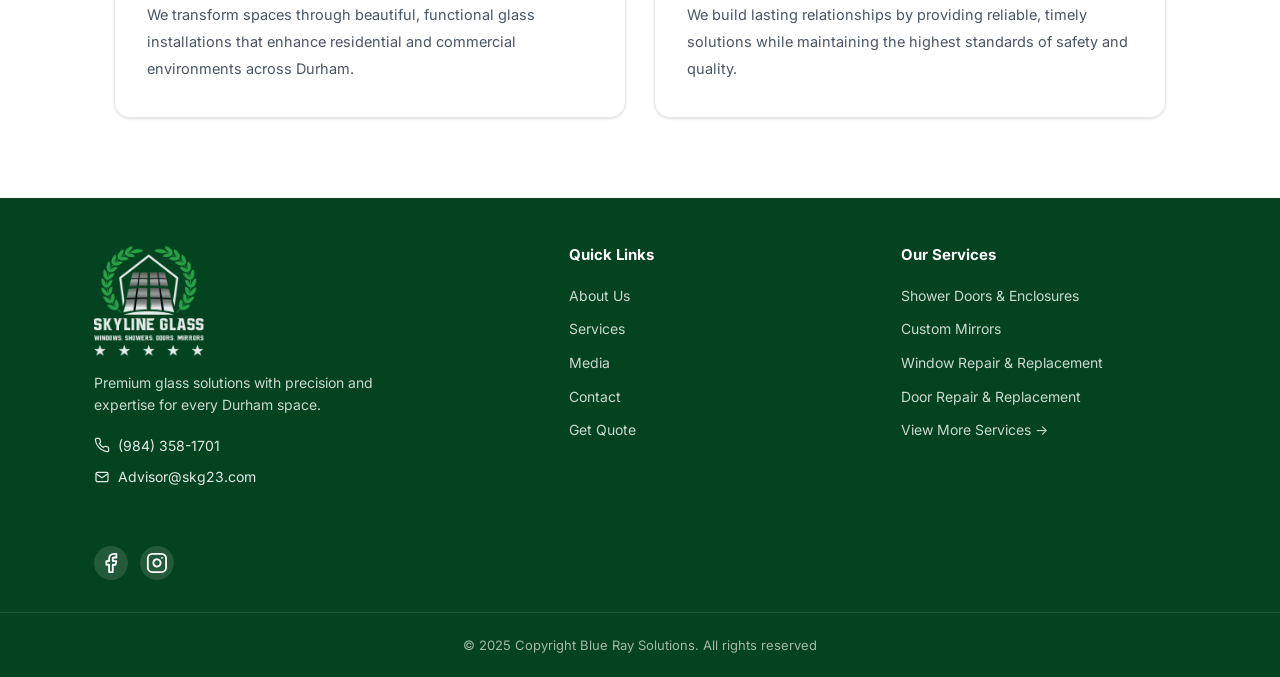
<file: project-details.html>
<!DOCTYPE html>
<html lang="en">
<head>
<meta charset="UTF-8">
<meta name="viewport" content="width=device-width, initial-scale=1.0">
<title>Residential Multi-Unit Window Replacement | Skyline Glass</title>
<link rel="preconnect" href="https://fonts.googleapis.com">
<link href="https://fonts.googleapis.com/css2?family=Inter:wght@400;500;600;700;800&display=swap" rel="stylesheet">
<style>
:root {
  --green: #0B7A3E;
  --green-dark: #06592B;
  --green-darker: #04431F;
  --green-light: #E8F5EE;
  --navy: #0F172B;
  --navy-2: #1D293D;
  --ink: #1E2939;
  --muted: #4A5565;
  --muted-2: #6A7282;
  --line: #E5E7EB;
  --tint: #F6F7F9;
  --white: #FFFFFF;
  --font-body: 'Inter', -apple-system, BlinkMacSystemFont, 'Segoe UI', sans-serif;
  --container: 1140px;
  --radius: 12px;
  --radius-lg: 16px;
  --shadow: 0 1px 3px rgba(16,24,40,0.06), 0 1px 2px rgba(16,24,40,0.08);
  --shadow-md: 0 4px 12px rgba(16,24,40,0.08);
  --header-h: 72px;
}

* { box-sizing: border-box; margin: 0; padding: 0; }
html { scroll-behavior: smooth; }
body {
  font-family: var(--font-body);
  color: var(--ink);
  line-height: 1.55;
  -webkit-font-smoothing: antialiased;
  background: var(--white);
}
img { max-width: 100%; display: block; }
a { color: inherit; text-decoration: none; }
ul { list-style: none; }
h1, h2, h3, h4 { line-height: 1.25; }

.container {
  width: 100%;
  max-width: var(--container);
  margin: 0 auto;
  padding: 0 24px;
}

/* Buttons */
.btn {
  display: inline-flex;
  align-items: center;
  justify-content: center;
  gap: 8px;
  padding: 12px 22px;
  border-radius: 8px;
  font-weight: 600;
  font-size: 14px;
  border: 1px solid transparent;
  cursor: pointer;
  transition: all .2s ease;
  white-space: nowrap;
  font-family: inherit;
}
.btn:hover { transform: translateY(-1px); }

.btn-primary { background: var(--green); color: #fff; }
.btn-primary:hover { background: var(--green-dark); }

.btn-brand {
  background: var(--green);
  color: #fff;
  padding: 14px 32px;
  font-size: 15px;
}
.btn-brand:hover { background: var(--green-dark); }

/* ===== HEADER ===== */
.site-header {
  position: absolute;
  top: 0; left: 0; right: 0;
  height: var(--header-h);
  display: flex;
  align-items: center;
  z-index: 1000;
  background: transparent;
}
.header-inner {
  display: flex;
  align-items: center;
  justify-content: space-between;
  gap: 24px;
  width: 100%;
}
.logo-wrapper {
  display: flex;
  align-items: center;
  gap: 10px;
  flex-shrink: 0;
}
.logo-img {
  width: 110px;
  height: 110px;
  object-fit: contain;
}
.main-nav {
  display: flex;
  align-items: center;
  gap: 28px;
}
.main-nav a {
  color: rgba(255,255,255,0.9);
  font-size: 14px;
  font-weight: 500;
  padding: 6px 2px;
  border-bottom: 2px solid transparent;
  transition: all .15s ease;
}
.main-nav a:hover,
.main-nav a.active {
  color: #fff;
  border-color: var(--green);
}

.header-actions {
  display: flex;
  align-items: center;
  gap: 10px;
  flex-shrink: 0;
}

.lang-btn {
  display: flex;
  align-items: center;
  gap: 6px;
  background: transparent;
  border: none;
  color: #fff;
  font-size: 13px;
  font-weight: 500;
  cursor: pointer;
  padding: 6px 10px;
  border-radius: 6px;
  transition: background .15s ease;
}
.lang-btn:hover { background: rgba(255,255,255,0.1); }

.search-btn {
  display: flex;
  align-items: center;
  justify-content: center;
  background: transparent;
  border: none;
  color: #fff;
  cursor: pointer;
  padding: 6px 10px;
  border-radius: 6px;
  transition: background .15s ease;
}
.search-btn:hover { background: rgba(255,255,255,0.1); }

.btn-transparent {
  background: rgba(255, 255, 255, 0.15) !important;
  backdrop-filter: blur(4px);
  -webkit-backdrop-filter: blur(4px);
  border: 1px solid rgba(255, 255, 255, 0.3) !important;
  color: #fff !important;
  padding: 10px 18px;
}
.btn-transparent:hover {
  background: rgba(255, 255, 255, 0.25) !important;
  transform: translateY(-1px);
}

.nav-toggle {
  display: none;
  flex-direction: column;
  gap: 4px;
  background: none;
  border: none;
  cursor: pointer;
  padding: 8px;
}
.nav-toggle span {
  width: 22px;
  height: 2px;
  background: #fff;
  border-radius: 2px;
}

.site-header.scrolled {
  position: fixed;
  background: rgba(15, 23, 43, 0.92);
  backdrop-filter: blur(12px);
  -webkit-backdrop-filter: blur(12px);
  box-shadow: 0 1px 20px rgba(0,0,0,0.15);
  transition: all 0.3s ease;
}

/* ===== HERO with background image ===== */
.hero {
  position: relative;
  min-height: 460px;
  display: flex;
  align-items: center;
  justify-content: center;
  overflow: hidden;
  padding-top: var(--header-h);
}
.hero-bg {
  position: absolute;
  inset: 0;
  background-size: cover;
  background-position: center 30%;
  z-index: 0;
}
.hero-overlay {
  position: absolute;
  inset: 0;
  background: rgba(0, 0, 0, 0.50);  z-index: 1;
}
.hero-content {
  position: relative;
  z-index: 2;
  text-align: center;
  padding: 60px 24px 80px;
  max-width: 860px;
  display: flex;
  flex-direction: column;
  align-items: center;
  justify-content: center;
}
.hero-content h1 {
  color: #FFF;
  text-align: center;
  font-family: Inter;
  font-size: 55.66px;
  font-style: normal;
  font-weight: 700;
  line-height: 82.077px;
  letter-spacing: 0.112px;
  margin-bottom: 18px;
  white-space: nowrap;
}
.breadcrumb {
  display: flex;
  align-items: center;
  justify-content: center;
  gap: 10px;
  font-size: 14px;
  color: rgba(255,255,255,0.85);
}
.breadcrumb .current {
  font-weight: 600;
  color: #fff;
}
.breadcrumb .sep {
  opacity: 0.6;
}

/* ===== MAIN CONTENT ===== */
main {
  max-width: 1100px;
  margin: 0 auto;
  padding: 0 24px;
}

.feature-image {
  align-items: center;
  margin-top: 50px;
  border-radius: var(--radius);
  overflow: hidden;
  height: 396px;
  align-self: stretch;
  background: url('88579e2a808e86618158ca69907b5ed9d97445af.png') lightgray 50% / cover no-repeat;
}

.content-block {
  padding: 50px 0 10px;
}
.content-block h2 {
  color: #101828;
  font-family: Inter;
  font-size: 50.83px;
  font-style: normal;
  font-weight: 700;
  line-height: 63.534px;
  margin-bottom: 24px;
  text-align: center;
  white-space: nowrap;
}
.content-block p {
  color: var(--muted);
  font-size: 15.5px;
  line-height: 1.9;
  margin-bottom: 20px;
  text-align: justify;
  text-justify: inter-word;
  word-spacing: 0.5px;
}

.cards-row {
  display: grid;
  grid-template-columns: 1fr 1fr;
  gap: 28px;
  padding: 36px 0 80px;
}
.card {
  color: #0F172B;
  border: 1px solid var(--line);
  border-radius: var(--radius-lg);
  padding: 34px 32px;
  box-shadow: var(--shadow);
}
.card h3 {
  font-size: 22px;
  font-weight: 700;
  color: var(--navy);
  margin-bottom: 10px;
}
.card .underline {
  width: 44px;
  height: 3px;
  background: var(--green);
  margin-bottom: 18px;
}
.card p {
  color: var(--muted);
  font-size: 14.5px;
  line-height: 1.85;
  margin-bottom: 14px;
}
.card p:last-child { margin-bottom: 0; }

/* ===== FOOTER ===== */
.site-footer {
  background: var(--green-darker);
  color: #E4EAE6;
  padding-top: 48px;
}
.footer-grid {
  display: grid;
  grid-template-columns: 1.5fr 1fr 1fr;
  gap: 48px;
  padding-bottom: 48px;
}
.footer-brand p {
  margin: 16px 0 18px;
  font-size: 14px;
  color: #CBD8CF;
  max-width: 300px;
  line-height: 1.6;
}
.footer-contact-line {
  display: flex;
  align-items: center;
  gap: 8px;
  font-size: 14px;
  margin-bottom: 10px;
  color: #E4EAE6;
  transition: color .2s ease;
}
.footer-contact-line:hover { color: #fff; }
.footer-col h3 {
  color: #fff;
  font-size: 15px;
  font-weight: 700;
  margin-bottom: 20px;
}
.footer-col {
  display: flex;
  flex-direction: column;
}
.footer-col a {
  font-size: 14px;
  color: #CBD8CF;
  margin-bottom: 12px;
  transition: color .2s ease;
}
.footer-col a:hover { color: #fff; }
.footer-socials {
  display: flex;
  gap: 12px;
  padding-bottom: 32px;
}
.footer-socials a {
  width: 34px;
  height: 34px;
  border-radius: 50%;
  background: rgba(255,255,255,0.12);
  display: flex;
  align-items: center;
  justify-content: center;
  color: #fff;
  transition: all .2s ease;
}
.footer-socials a:hover { background: rgba(255,255,255,0.22); }
.footer-bottom {
  border-top: 1px solid rgba(255,255,255,0.12);
  padding: 22px 0;
  text-align: center;
  font-size: 13px;
  color: #A3B8A8;
}

/* ===== RESPONSIVE ===== */
@media (max-width: 900px) {
  .main-nav {
    position: fixed;
    top: var(--header-h);
    left: 0;
    right: 0;
    background: var(--navy);
    flex-direction: column;
    align-items: flex-start;
    gap: 0;
    padding: 12px 24px 20px;
    transform: translateY(-8px);
    opacity: 0;
    pointer-events: none;
    transition: all .25s ease;
  }
  .main-nav.open {
    opacity: 1;
    transform: translateY(0);
    pointer-events: auto;
  }
  .main-nav a {
    width: 100%;
    padding: 12px 0;
    border-bottom: 1px solid rgba(255,255,255,0.08);
  }
  .nav-toggle {
    display: flex;
  }
  .lang-btn {
    display: none;
  }
  .header-actions .btn-transparent {
    display: none;
  }
  .footer-grid {
    grid-template-columns: 1fr;
    gap: 32px;
  }
  .cards-row {
    grid-template-columns: 1fr;
  }
}

@media (max-width: 640px) {
  .hero-content h1 {
    font-size: 26px;
  }
  .content-block h2 {
    font-size: 24px;
  }
}
@media (max-width: 640px) {
  .content-block h2 {
    font-size: 32px !important;
    line-height: 42px !important;
  }
}
</style>
</head>
<body>

<!-- HEADER -->
<header class="site-header" id="siteHeader">
  <div class="container header-inner">
    <a href="index.html" class="logo-wrapper">
      <img src="Container.png" alt="Skyline Glass" class="logo-img">
    </a>

    <nav class="main-nav" id="mainNav" aria-label="Primary">
      <a href="index.html#home">Home</a>
      <a href="index.html#about">About Us</a>
      <a href="index.html#services">Services</a>
      <a href="index.html#government">Government Contracting</a>
      <a href="index.html#projects">Media</a>
      <a href="index.html#contact">Contact Us</a>
    </nav>

    <div class="header-actions">
      <button class="lang-btn" type="button" aria-label="Change language">
        <svg width="16" height="16" viewBox="0 0 24 24" fill="none" stroke="currentColor" stroke-width="1.8"><circle cx="12" cy="12" r="9"/><path d="M3 12h18M12 3c2.5 2.6 4 6 4 9s-1.5 6.4-4 9c-2.5-2.6-4-6-4-9s1.5-6.4 4-9Z"/></svg>
        <span>EN</span>
      </button>
      <button class="search-btn" id="searchToggle" type="button" aria-label="Search">
        <svg width="18" height="18" viewBox="0 0 24 24" fill="none" stroke="currentColor" stroke-width="2" stroke-linecap="round" stroke-linejoin="round"><circle cx="11" cy="11" r="8"/><path d="m21 21-4.3-4.3"/></svg>
      </button>
      <a href="index.html#contact" class="btn btn-transparent">Get Quote</a>
      <button class="nav-toggle" id="navToggle" aria-label="Toggle menu" aria-expanded="false">
        <span></span><span></span><span></span>
      </button>
    </div>
  </div>
</header>

<!-- HERO with background image -->
<section class="hero" id="home">
  <div class="hero-bg" style="background-image:url('HeroSection.jpg')"></div>
  <div class="hero-overlay"></div>
  <div class="container hero-content">
    <h1>Residential Multi-Unit Window Replacement</h1>
    <div class="breadcrumb">
      <span>Home</span>
      <span class="sep">/</span>
      <span>Projects</span>
      <span class="sep">/</span>
      <span class="current">Window Replacement</span>
    </div>
  </div>
</section>

<!-- MAIN CONTENT -->
<main>
  <div class="feature-image"></div>

  <section class="content-block">
    <h2>Residential Multi-Unit Window Replacement</h2>
    <p>Discover exceptional glass solutions with Skyline Glass Company, your trusted partner in Durham, NC. We specialize in innovative designs and precise installations to enhance both residential and commercial spaces. Visit us at 1405 Old Oxford Road, Ste. E, for unparalleled craftsmanship and superior customer service that transforms your vision into reality.</p>
    <p>From custom shower enclosures and mirrors to commercial storefronts and glass railings, our comprehensive services cover every aspect of glass installation and repair. Our team of certified professionals uses only the highest quality materials and cutting-edge techniques to ensure lasting durability and stunning aesthetics.</p>
    <p>We pride ourselves on completing projects on time and within budget, making us the preferred choice for homeowners, contractors, and businesses throughout the Triangle area. Our commitment to excellence and attention to detail has earned us a reputation as Durham's leading glass solution provider.</p>
  </section>

  <section class="cards-row">
    <div class="card">
      <h3>Replacement</h3>
      <div class="underline"></div>
      <p>To be the Triangle area's premier glass solutions provider, recognized for our innovation and unwavering commitment to excellence. We set new standards in the glass industry.</p>
      <p>We transform spaces through beautiful, functional glass installations that enhance residential and commercial environments across Durham.</p>
    </div>
    <div class="card">
      <h3>Residential</h3>
      <div class="underline"></div>
      <p>To deliver exceptional glass services combining superior craftsmanship, cutting-edge technology, and personalized customer care. We exceed expectations on every project.</p>
      <p>We build lasting relationships by providing reliable, timely solutions while maintaining the highest standards of safety and quality.</p>
    </div>
  </section>
</main>

<!-- FOOTER -->
<footer class="site-footer">
  <div class="container footer-grid">
    <div class="footer-brand">
      <a href="index.html" class="logo-wrapper">
        <img src="Container.png" alt="Skyline Glass" class="logo-img">
      </a>
      <p>Premium glass solutions with precision and expertise for every Durham space.</p>
      <a class="footer-contact-line" href="tel:+19743581701">
        <svg width="16" height="16" viewBox="0 0 24 24" fill="none" stroke="currentColor" stroke-width="1.8"><path d="M22 16.9v3a2 2 0 0 1-2.2 2 19.8 19.8 0 0 1-8.6-3.1 19.5 19.5 0 0 1-6-6A19.8 19.8 0 0 1 2.1 4.2 2 2 0 0 1 4.1 2h3a2 2 0 0 1 2 1.7c.1.9.3 1.8.6 2.7a2 2 0 0 1-.5 2.1L8 9.7a16 16 0 0 0 6 6l1.2-1.2a2 2 0 0 1 2.1-.5c.9.3 1.8.5 2.7.6a2 2 0 0 1 1.7 2.3Z"/></svg>
        (984) 358-1701
      </a>
      <a class="footer-contact-line" href="mailto:Advisor@skg23.com">
        <svg width="16" height="16" viewBox="0 0 24 24" fill="none" stroke="currentColor" stroke-width="1.8"><rect x="3" y="5" width="18" height="14" rx="2"/><path d="m3 7 9 6 9-6"/></svg>
        Advisor@skg23.com
      </a>
    </div>

    <nav class="footer-col" aria-label="Quick links">
      <h3>Quick Links</h3>
      <a href="index.html#about">About Us</a>
      <a href="index.html#services">Services</a>
      <a href="index.html#projects">Media</a>
      <a href="index.html#contact">Contact</a>
      <a href="index.html#contact">Get Quote</a>
    </nav>

    <nav class="footer-col" aria-label="Our services">
      <h3>Our Services</h3>
      <a href="index.html#services">Shower Doors & Enclosures</a>
      <a href="index.html#services">Custom Mirrors</a>
      <a href="index.html#services">Window Repair & Replacement</a>
      <a href="index.html#services">Door Repair & Replacement</a>
      <a href="index.html#services" class="view-more">View More Services →</a>
    </nav>
  </div>

  <div class="container footer-socials">
    <a href="#" aria-label="Facebook">
<svg xmlns="http://www.w3.org/2000/svg" width="22" height="22" viewBox="0 0 22 22" fill="none">
  <path d="M16.4155 1.82422H13.6795C12.4702 1.82422 11.3104 2.30463 10.4552 3.15977C9.60011 4.0149 9.1197 5.17472 9.1197 6.38407V9.11998H6.38379V12.7679H9.1197V20.0636H12.7676V12.7679H15.5035L16.4155 9.11998H12.7676V6.38407C12.7676 6.1422 12.8637 5.91023 13.0347 5.73921C13.2057 5.56818 13.4377 5.4721 13.6795 5.4721H16.4155V1.82422Z" stroke="white" stroke-width="1.82394" stroke-linecap="round" stroke-linejoin="round"/>
</svg>        <path d="M15.4378 1.71533H12.8649C11.7276 1.71533 10.6368 2.16713 9.83263 2.97134C9.02842 3.77554 8.57662 4.86628 8.57662 6.0036V8.57656H6.00366V12.0072H8.57662V18.8684H12.0072V12.0072H14.5802L15.4378 8.57656H12.0072V6.0036C12.0072 5.77613 12.0976 5.55799 12.2584 5.39715C12.4193 5.23631 12.6374 5.14595 12.8649 5.14595H15.4378V1.71533Z" stroke="white" stroke-width="1.71531" stroke-linecap="round" stroke-linejoin="round"/>
      </svg>
    </a>
    <a href="#" aria-label="Instagram">
<svg xmlns="http://www.w3.org/2000/svg" width="22" height="22" viewBox="0 0 22 22" fill="none">
  <path d="M15.5033 1.82422H6.38358C3.86524 1.82422 1.82373 3.86573 1.82373 6.38407V15.5038C1.82373 18.0221 3.86524 20.0636 6.38358 20.0636H15.5033C18.0216 20.0636 20.0631 18.0221 20.0631 15.5038V6.38407C20.0631 3.86573 18.0216 1.82422 15.5033 1.82422Z" stroke="white" stroke-width="1.82394" stroke-linecap="round" stroke-linejoin="round"/>
  <path d="M14.5913 10.3691C14.7038 11.1281 14.5742 11.9033 14.2208 12.5843C13.8674 13.2654 13.3083 13.8177 12.6229 14.1626C11.9375 14.5076 11.1608 14.6277 10.4033 14.5058C9.64577 14.3839 8.94595 14.0262 8.4034 13.4837C7.86085 12.9411 7.50319 12.2413 7.38129 11.4838C7.2594 10.7262 7.37947 9.94954 7.72443 9.26418C8.06939 8.57882 8.62168 8.01968 9.30274 7.66629C9.9838 7.3129 10.7589 7.18326 11.5179 7.29581C12.2921 7.41061 13.0089 7.77137 13.5623 8.32479C14.1157 8.87821 14.4765 9.59495 14.5913 10.3691Z" stroke="white" stroke-width="1.82394" stroke-linecap="round" stroke-linejoin="round"/>
  <path d="M15.9595 5.92798H15.9695" stroke="white" stroke-width="1.82394" stroke-linecap="round" stroke-linejoin="round"/>
</svg>        <path d="M14.5801 1.71533H6.0036C3.63525 1.71533 1.71533 3.63525 1.71533 6.0036V14.5801C1.71533 16.9485 3.63525 18.8684 6.0036 18.8684H14.5801C16.9485 18.8684 18.8684 16.9485 18.8684 14.5801V6.0036C18.8684 3.63525 16.9485 1.71533 14.5801 1.71533Z" stroke="white" stroke-width="1.71531" stroke-linecap="round" stroke-linejoin="round"/>
        <path d="M13.7224 9.75162C13.8283 10.4654 13.7064 11.1944 13.374 11.8349C13.0417 12.4754 12.5158 12.9948 11.8713 13.3192C11.2268 13.6436 10.4963 13.7565 9.78391 13.6419C9.07149 13.5272 8.41336 13.1909 7.90312 12.6806C7.39289 12.1704 7.05653 11.5123 6.94189 10.7999C6.82725 10.0874 6.94017 9.35701 7.26459 8.71247C7.58901 8.06792 8.1084 7.54208 8.74889 7.20974C9.38939 6.8774 10.1184 6.75549 10.8321 6.86133C11.5602 6.9693 12.2343 7.30856 12.7547 7.82903C13.2752 8.34949 13.6145 9.02354 13.7224 9.75162Z" stroke="white" stroke-width="1.71531" stroke-linecap="round" stroke-linejoin="round"/>
        <path d="M15.009 5.57471H15.0176" stroke="white" stroke-width="1.71531" stroke-linecap="round" stroke-linejoin="round"/>
      </svg>
    </a>
  </div>

  <div class="footer-bottom">
    <p>© 2025 Copyright Blue Ray Solutions. All rights reserved</p>
  </div>
</footer>

<script>
// ===== Mobile nav toggle only (header is fixed) =====
var navToggle = document.getElementById('navToggle');
var mainNav = document.getElementById('mainNav');

if (navToggle && mainNav) {
  navToggle.addEventListener('click', function () {
    var isOpen = mainNav.classList.toggle('open');
    navToggle.setAttribute('aria-expanded', String(isOpen));
  });
  mainNav.querySelectorAll('a').forEach(function (link) {
    link.addEventListener('click', function () {
      mainNav.classList.remove('open');
      navToggle.setAttribute('aria-expanded', 'false');
    });
  });
}
</script>

</body>
</html>
</file>
<file: style.css>
:root {
  --green: #0B7A3E;
  --green-dark: #06592B;
  --green-darker: #04431F;
  --green-light: #E8F5EE;
  --navy: #0F172B;
  --navy-2: #1D293D;
  --ink: #1E2939;
  --muted: #4A5565;
  --muted-2: #6A7282;
  --line: #E5E7EB;
  --tint: #F6F7F9;
  --white: #FFFFFF;
  --font-body: 'Inter', -apple-system, BlinkMacSystemFont, 'Segoe UI', sans-serif;
  --container: 1140px;
  --radius: 12px;
  --radius-lg: 16px;
  --shadow: 0 1px 3px rgba(16,24,40,0.06), 0 1px 2px rgba(16,24,40,0.08);
  --shadow-md: 0 4px 12px rgba(16,24,40,0.08);
  --header-h: 72px;
}

* { box-sizing: border-box; margin: 0; padding: 0; }
html { scroll-behavior: smooth; }
body {
  font-family: var(--font-body);
  color: var(--ink);
  line-height: 1.55;
  -webkit-font-smoothing: antialiased;
  background: var(--white);
}
img { max-width: 100%; display: block; }
a { color: inherit; text-decoration: none; }
ul { list-style: none; }
h1, h2, h3, h4 { line-height: 1.25; }

.container {
  width: 100%;
  max-width: var(--container);
  margin: 0 auto;
  padding: 0 24px;
}

/* Buttons */
.btn {
  display: inline-flex;
  align-items: center;
  justify-content: center;
  gap: 8px;
  padding: 12px 22px;
  border-radius: 8px;
  font-weight: 600;
  font-size: 14px;
  border: 1px solid transparent;
  cursor: pointer;
  transition: all .2s ease;
  white-space: nowrap;
  font-family: inherit;
}
.btn:hover { transform: translateY(-1px); }

.btn-primary { background: var(--green); color: #fff; }
.btn-primary:hover { background: var(--green-dark); }

.btn-dark {
  background: rgba(15,23,43,0.55);
  color: #fff;
  border-color: rgba(255,255,255,0.35);
  backdrop-filter: blur(2px);
}
.btn-dark:hover { background: rgba(15,23,43,0.75); }

.btn-outline-light {
  background: #EEF1F4;
  color: var(--ink);
  padding: 10px 18px;
}
.btn-outline-light:hover { background: #E4E8EC; }

.btn-brand {
  background: var(--green);
  color: #fff;
  padding: 14px 32px;
  font-size: 15px;
}
.btn-brand:hover { background: var(--green-dark); }

/* Header */
.site-header {
  position: absolute;
  top: 0; left: 0; right: 0;
  height: var(--header-h);
  display: flex;
  align-items: center;
  z-index: 1000;
  background: transparent;
}
.header-inner {
  display: flex;
  align-items: center;
  justify-content: space-between;
  gap: 24px;
  width: 100%;
}
.logo-wrapper {
  display: flex;
  align-items: center;
  gap: 10px;
  flex-shrink: 0;
}
.logo-img {
  width: 110px;
  height: 110px;
  object-fit: contain;
}
.main-nav {
  display: flex;
  align-items: center;
  gap: 28px;
}
.main-nav a {
  color: rgba(255,255,255,0.9);
  font-size: 14px;
  font-weight: 500;
  padding: 6px 2px;
  border-bottom: 2px solid transparent;
  transition: all .15s ease;
}
.main-nav a:hover,
.main-nav a.active {
  color: #fff;
  border-color: var(--green);
}

.header-actions {
  display: flex;
  align-items: center;
  gap: 10px;
  flex-shrink: 0;
}

.lang-btn {
  display: flex;
  align-items: center;
  gap: 6px;
  background: transparent;
  border: none;
  color: #fff;
  font-size: 13px;
  font-weight: 500;
  cursor: pointer;
  padding: 6px 10px;
  border-radius: 6px;
  transition: background .15s ease;
}
.lang-btn:hover { background: rgba(255,255,255,0.1); }

.nav-toggle {
  display: none;
  flex-direction: column;
  gap: 4px;
  background: none;
  border: none;
  cursor: pointer;
  padding: 8px;
}
.nav-toggle span {
  width: 22px;
  height: 2px;
  background: #fff;
  border-radius: 2px;
}

/* Hero */
.hero {
  position: relative;
  min-height: 580px;
  display: flex;
  align-items: center;
  justify-content: center;
  background: var(--navy);
  overflow: hidden;
  padding-top: var(--header-h);
}
.hero-bg {
  position: absolute;
  inset: 0;
  background-size: cover;
  background-position: center 30%;
  z-index: 0;
}
.hero-overlay {
  position: absolute;
  inset: 0;
  background: linear-gradient(0deg, rgba(0,0,0,0.78) 0%, rgba(0,0,0,0.35) 60%, rgba(0,0,0,0.2) 100%);
  z-index: 1;
}
.hero-content {
  position: relative;
  z-index: 2;
  text-align: center;
  padding: 60px 24px 80px;
  max-width: 860px;
}
.hero h1 {
  color: #fff;
  font-size: clamp(28px, 4.4vw, 46px);
  font-weight: 800;
  letter-spacing: -0.01em;
  margin-bottom: 18px;
  line-height: 1.15;
}
.hero p {
  color: #D6DAE0;
  font-size: 16px;
  max-width: 680px;
  margin: 0 auto 32px;
  line-height: 1.65;
}
.hero-actions {
  display: flex;
  align-items: center;
  justify-content: center;
  gap: 14px;
  flex-wrap: wrap;
}

/* Section base */
.section { padding: 88px 0; }
.section-tint { background: var(--tint); }
.section-brand {
  background: var(--green);
  color: #fff;
}

.section-header {
  text-align: center;
  max-width: 720px;
  margin: 0 auto 48px;
}
.section-title {
  font-size: clamp(24px, 3vw, 32px);
  font-weight: 800;
  color: var(--navy);
  margin-bottom: 12px;
}
.section-title-light { color: #fff; margin-bottom: 40px;}
.section-subtitle {
  color: var(--muted);
  font-size: 16px;
  max-width: 640px;
  margin: 0 auto;
  line-height: 1.6;
}

/* Market grid */
.market-grid {
  display: grid;
  grid-template-columns: repeat(3, 1fr);
  gap: 16px;
}
.market-card {
  display: flex;
  align-items: center;
  gap: 14px;
  background: var(--tint);
  border: 1px solid var(--line);
  border-radius: var(--radius);
  padding: 20px;
  transition: all .2s ease;
}
.market-card:hover {
  border-color: var(--green);
  box-shadow: var(--shadow-md);
}
.market-icon {
  flex-shrink: 0;
  width: 40px;
  height: 40px;
  border-radius: 50%;
  background: rgba(0,94,22,0.1);
  color: var(--green);
  display: flex;
  align-items: center;
  justify-content: center;
}
.market-card p {
  font-weight: 600;
  font-size: 14.5px;
  color: var(--ink);
  line-height: 1.4;
}

/* Capability grid */
.capability-grid {
  display: grid;
  grid-template-columns: repeat(2, 1fr);
  gap: 24px;
}

.capability-card {
  background: #fff;
  border: 1px solid var(--line);
  border-radius: var(--radius-lg);
  overflow: hidden;
  box-shadow: var(--shadow);
}
.capability-image {
  width: 100%;
  height: 200px;
  object-fit: cover;
}
.capability-body {
  padding: 28px;
}
.capability-body h3 {
  color: #005E16;
  font-size: 17.153px;
  font-weight: 700;
  margin-bottom: 16px;
  font-family: Inter;
  font-style: normal;
  line-height: 24.014px;
}
.capability-body ul {
  display: flex;
  flex-direction: column;
  gap: 10px;
}
.capability-body li {
position: relative;
  padding-left: 0;
  color: var(--muted);
  font-size: 14.5px;
  display: flex;
  align-items: center;
  gap: 10px;
}
.capability-body li::before {
  content: '';
  position: absolute;
  left: 0; top: 3px;
  width: 18px; height: 18px;
  border-radius: 50%;
}

/* Feature grid */
.feature-grid {
  display: grid;
  grid-template-columns: repeat(4, 1fr);
  gap: 20px;
}
.feature-card {
  background: #fff;
  border: 1px solid var(--line);
  border-radius: var(--radius-lg);
  padding: 30px 20px;
  text-align: center;
  box-shadow: var(--shadow);
  transition: all .2s ease;
}
.feature-card:hover {
  transform: translateY(-4px);
  box-shadow: var(--shadow-md);
}
.feature-icon {
  width: 56px;
  height: 56px;
  border-radius: 50%;
  background: rgba(0,94,22,0.1);
  color: var(--green);
  display: flex;
  align-items: center;
  justify-content: center;
  margin: 0 auto 18px;
}
.feature-card h3 {
  font-size: 16px;
  font-weight: 700;
  color: var(--ink);
  margin-bottom: 8px;
}
.feature-card p {
  color: var(--muted);
  font-size: 13.5px;
  line-height: 1.55;
}

/* Corporate Data */
.data-grid {
  display: grid;
  grid-template-columns: repeat(2, 1fr);
  gap: 48px;
}
.data-col h3 {
  color: #fff;
  font-size: 18px;
  font-weight: 700;
  margin-bottom: 20px;
}
.data-row {
  display: flex;
  justify-content: space-between;
  gap: 16px;
  padding: 14px 0;
  border-bottom: 1px solid rgba(255,255,255,0.18);
}
.data-row dt {
  color: rgba(255,255,255,0.7);
  font-size: 14px;
  flex-shrink: 0;
  font-weight: 500;
}
.data-row dd {
  margin: 0;
  color: #fff;
  font-weight: 600;
  font-size: 14px;
  text-align: right;
}
.data-row a { color: #fff; }
.data-row a:hover { text-decoration: underline; }

/* Contacts */
.contacts-grid {
  display: grid;
  grid-template-columns: repeat(2, 1fr);
  gap: 24px;
}
.contact-card {
  background: #fff;
  border: 1px solid var(--line);
  border-top: 4px solid var(--green);
  border-radius: var(--radius-lg);
  padding: 28px;
  box-shadow: var(--shadow);
}
.contact-head {
  display: flex;
  align-items: center;
  gap: 14px;
  margin-bottom: 14px;
}
.contact-head img {
  width: 56px;
  height: 56px;
  border-radius: 50%;
  object-fit: cover;
  background: var(--tint);
}
.contact-head h3 {
  font-size: 17px;
  font-weight: 700;
  color: var(--ink);
}
.contact-head .role {
  color: var(--green);
  font-size: 13px;
  font-weight: 600;
}
.contact-card > p {
  color: var(--muted);
  font-size: 14px;
  line-height: 1.6;
  margin-bottom: 16px;
}
.contact-links {
  display: flex;
  flex-direction: column;
  gap: 8px;
}
.contact-links a {
  display: flex;
  align-items: center;
  gap: 8px;
  font-size: 14px;
  color: var(--muted);
  transition: color .2s ease;
}
.contact-links a:hover { color: var(--green); }

/* Projects */
.projects-grid {
  display: grid;
  grid-template-columns: repeat(3, 1fr);
  gap: 24px;
}
.project-card {
  background: #fff;
  border-radius: var(--radius-lg);
  overflow: hidden;
  box-shadow: var(--shadow);
  border: 1px solid var(--line);
  transition: all .3s ease;
}
.project-card:hover {
  transform: translateY(-6px);
  box-shadow: var(--shadow-md);
}
.project-card img {
  width: 100%;
  height: 180px;
  object-fit: cover;
}
.project-body {
  padding: 20px;
}
.project-body h3 {
  font-size: 15.5px;
  font-weight: 700;
  color: var(--ink);
  margin-bottom: 10px;
  line-height: 1.35;
}
.project-meta {
  display: flex;
  align-items: center;
  gap: 6px;
  color: var(--muted-2);
  font-size: 13px;
  margin-bottom: 8px;
}
.project-tag {
  color: var(--green);
  font-weight: 600;
  font-size: 13px;
}

/* CTA box */
.cta-box {
  background: var(--navy);
  border-radius: var(--radius-lg);
  padding: 48px;
  display: flex;
  align-items: center;
  justify-content: space-between;
  gap: 32px;
}
.cta-text h2 {
  color: #fff;
  font-size: 26px;
  font-weight: 800;
  margin-bottom: 12px;
  max-width: 420px;
}
.cta-text p {
  color: #B7BEC8;
  max-width: 460px;
  margin-bottom: 24px;
  font-size: 15px;
  line-height: 1.6;
}
.cta-icon {
  width: 160px;
  height: 140px;
  background: var(--navy-2);
  border-radius: var(--radius);
  display: flex;
  align-items: center;
  justify-content: center;
  color: rgba(255,255,255,0.35);
  flex-shrink: 0;
}

/* Contact methods */
.contact-methods {
  display: grid;
  grid-template-columns: repeat(2, 1fr);
  gap: 20px;
  max-width: 600px;
  margin: 0 auto 28px;
}
.contact-method {
  display: flex;
  align-items: center;
  gap: 14px;
  background: #fff;
  border: 1px solid var(--line);
  border-radius: var(--radius);
  padding: 18px 22px;
}
.method-icon {
  width: 40px;
  height: 40px;
  border-radius: 50%;
  background: rgba(0,94,22,0.1);
  color: var(--green);
  display: flex;
  align-items: center;
  justify-content: center;
  flex-shrink: 0;
}
.method-label {
  display: block;
  color: var(--muted);
  font-size: 13px;
  margin-bottom: 2px;
}
.contact-method strong {
  font-size: 15px;
  color: var(--ink);
}
.contact-method a:hover { color: var(--green); }

.or-text {
  text-align: center;
  color: var(--muted);
  margin-bottom: 20px;
  font-size: 15px;
}
.request-form-wrap {
  text-align: center;
  max-width: 560px;
  margin: 0 auto;
}
.form-note {
  color: var(--muted);
  font-size: 13.5px;
  max-width: 480px;
  margin: 16px auto 0;
  line-height: 1.55;
}

.bid-form {
  margin-top: 24px;
  text-align: left;
  background: #fff;
  border: 1px solid var(--line);
  border-radius: var(--radius-lg);
  padding: 28px;
  display: none;
  flex-direction: column;
  gap: 16px;
  box-shadow: var(--shadow-md);
}
.bid-form.active { display: flex; }
.form-row {
  display: flex;
  flex-direction: column;
  gap: 6px;
}
.form-row label {
  font-size: 13.5px;
  font-weight: 600;
  color: var(--ink);
}
.form-row input,
.form-row textarea {
  border: 1px solid var(--line);
  border-radius: 8px;
  padding: 11px 14px;
  font: inherit;
  color: var(--ink);
  resize: vertical;
}
.form-row input:focus,
.form-row textarea:focus {
  outline: none;
  border-color: var(--green);
  box-shadow: 0 0 0 3px rgba(0,94,22,0.12);
}
.form-status {
  font-size: 14px;
  color: var(--green);
  font-weight: 600;
  min-height: 20px;
}

/* Footer */
.site-footer {
  background: var(--green-darker);
  color: #E4EAE6;
  padding-top: 64px;
}
.footer-grid {
  display: grid;
  grid-template-columns: 1.5fr 1fr 1fr;
  gap: 48px;
  padding-bottom: 48px;
}
.footer-brand .logo-text strong { color: #fff; font-size: 16px; }
.footer-brand .logo-text small { color: rgba(255,255,255,0.7); }
.footer-brand p {
  margin: 16px 0 18px;
  font-size: 14px;
  color: #CBD8CF;
  max-width: 300px;
  line-height: 1.6;
}
.footer-contact-line {
  display: flex;
  align-items: center;
  gap: 8px;
  font-size: 14px;
  margin-bottom: 10px;
  color: #E4EAE6;
  transition: color .2s ease;
}
.footer-contact-line:hover { color: #fff; }

.footer-col h3 {
  color: #fff;
  font-size: 15px;
  font-weight: 700;
  margin-bottom: 20px;
}
.footer-col {
  display: flex;
  flex-direction: column;
}
.footer-col a {
  font-size: 14px;
  color: #CBD8CF;
  margin-bottom: 12px;
  transition: color .2s ease;
}
.footer-col a:hover { color: #fff; }

.footer-socials {
  display: flex;
  gap: 12px;
  padding-bottom: 32px;
}
.footer-socials a {
  width: 34px;
  height: 34px;
  border-radius: 50%;
  background: rgba(255,255,255,0.12);
  display: flex;
  align-items: center;
  justify-content: center;
  color: #fff;
  transition: all .2s ease;
}
.footer-socials a:hover { background: rgba(255,255,255,0.22); }

.footer-bottom {
  border-top: 1px solid rgba(255,255,255,0.12);
  padding: 22px 0;
  text-align: center;
  font-size: 13px;
  color: #A3B8A8;
}

/* Back to top */
.back-to-top {
  position: fixed;
  right: 24px;
  bottom: 24px;
  width: 44px;
  height: 44px;
  border-radius: 50%;
  border: none;
  background: var(--green);
  color: #fff;
  display: flex;
  align-items: center;
  justify-content: center;
  cursor: pointer;
  box-shadow: var(--shadow-md);
  z-index: 90;
  opacity: 0;
  transform: translateY(20px);
  transition: all .3s ease;
  pointer-events: none;
}
.back-to-top.visible {
  opacity: 1;
  transform: translateY(0);
  pointer-events: auto;
}
.back-to-top:hover { transform: translateY(-2px); background: var(--green-dark); }

/* Reveal */
.reveal {
  opacity: 0;
  transform: translateY(20px);
  transition: opacity .6s ease, transform .6s ease;
}
.reveal.visible {
  opacity: 1;
  transform: translateY(0);
}

/* Responsive */
@media (max-width: 1080px) {
  .market-grid { grid-template-columns: repeat(2, 1fr); }
  .feature-grid { grid-template-columns: repeat(2, 1fr); }
  .projects-grid { grid-template-columns: repeat(2, 1fr); }
}

@media (max-width: 900px) {
  .main-nav {
    position: fixed;
    top: var(--header-h); left: 0; right: 0;
    background: var(--navy);
    flex-direction: column;
    align-items: flex-start;
    gap: 0;
    padding: 12px 24px 20px;
    transform: translateY(-8px);
    opacity: 0;
    pointer-events: none;
    transition: all .25s ease;
  }
  .main-nav.open { opacity: 1; transform: translateY(0); pointer-events: auto; }
  .main-nav a { width: 100%; padding: 12px 0; border-bottom: 1px solid rgba(255,255,255,0.08); }
  .nav-toggle { display: flex; }
  .lang-btn { display: none; }
  .header-actions .btn-outline-light { display: none; }

  .capability-grid { grid-template-columns: 1fr; }
  .data-grid { grid-template-columns: 1fr; gap: 32px; }
  .contacts-grid { grid-template-columns: 1fr; }
  .cta-box { flex-direction: column; text-align: center; }
  .cta-icon { order: -1; width: 100%; height: 120px; }
  .contact-methods { grid-template-columns: 1fr; }
  .footer-grid { grid-template-columns: 1fr; gap: 32px; }
}

@media (max-width: 640px) {
  .section { padding: 64px 0; }
  .market-grid { grid-template-columns: 1fr; }
  .feature-grid { grid-template-columns: 1fr; }
  .projects-grid { grid-template-columns: 1fr; }
  .hero-actions { flex-direction: column; width: 100%; }
  .hero-actions .btn { width: 100%; justify-content: center; }
  .data-row { flex-direction: column; gap: 4px; }
  .data-row dd { text-align: left; }
  .cta-box { padding: 32px 24px; }
  .cta-text h2 { font-size: 22px; }
}
/* ===== SEARCH OVERLAY ===== */
.search-overlay {
  position: fixed;
  top: 0;
  left: 0;
  width: 100%;
  height: 100%;
  background: rgba(15, 23, 43, 0.92);
  backdrop-filter: blur(12px);
  -webkit-backdrop-filter: blur(12px);
  z-index: 9999;
  display: flex;
  align-items: flex-start;
  justify-content: center;
  padding-top: 12vh;
  opacity: 0;
  visibility: hidden;
  transition: opacity 0.35s ease, visibility 0.35s ease;
}
.search-overlay.active {
  opacity: 1;
  visibility: visible;
}

.search-modal {
  width: 90%;
  max-width: 720px;
  position: relative;
}

.search-close {
  position: absolute;
  top: -56px;
  right: 0;
  background: none;
  border: none;
  color: rgba(255,255,255,0.6);
  cursor: pointer;
  padding: 8px;
  border-radius: 8px;
  transition: all 0.2s ease;
}
.search-close:hover {
  color: #fff;
  background: rgba(255,255,255,0.1);
}

.search-form {
  display: flex;
  align-items: center;
  background: rgba(255,255,255,0.08);
  border: 2px solid rgba(255,255,255,0.15);
  border-radius: 16px;
  padding: 4px 4px 4px 20px;
  transition: border-color 0.3s ease, box-shadow 0.3s ease;
}
.search-form:focus-within {
  border-color: var(--green);
  box-shadow: 0 0 0 4px rgba(11, 122, 62, 0.25);
}

.search-input {
  flex: 1;
  background: transparent;
  border: none;
  color: #fff;
  font-size: 18px;
  padding: 16px 12px 16px 0;
  font-family: var(--font-body);
  outline: none;
}
.search-input::placeholder {
  color: rgba(255,255,255,0.4);
  font-size: 16px;
}

.search-submit {
  background: var(--green);
  border: none;
  border-radius: 12px;
  padding: 12px 20px;
  color: #fff;
  cursor: pointer;
  transition: background 0.2s ease;
  display: flex;
  align-items: center;
  justify-content: center;
  flex-shrink: 0;
}
.search-submit:hover {
  background: var(--green-dark);
}

/* Search suggestions */
.search-suggestions {
  margin-top: 28px;
}
.suggest-title {
  color: rgba(255,255,255,0.5);
  font-size: 13px;
  font-weight: 500;
  letter-spacing: 0.3px;
  margin-bottom: 12px;
}
.suggest-tags {
  display: flex;
  flex-wrap: wrap;
  gap: 10px;
}
.suggest-tags span {
  background: rgba(255,255,255,0.08);
  border: 1px solid rgba(255,255,255,0.1);
  padding: 8px 18px;
  border-radius: 24px;
  color: rgba(255,255,255,0.8);
  font-size: 13px;
  cursor: pointer;
  transition: all 0.2s ease;
  user-select: none;
}
.suggest-tags span:hover {
  background: rgba(255,255,255,0.18);
  color: #fff;
  transform: translateY(-2px);
}

.search-hint {
  color: rgba(255,255,255,0.3);
  font-size: 12px;
  text-align: center;
  margin-top: 18px;
  letter-spacing: 0.2px;
}

/* Search button in header */
.search-btn {
  display: flex;
  align-items: center;
  justify-content: center;
  background: transparent;
  border: none;
  color: #fff;
  cursor: pointer;
  padding: 6px 10px;
  border-radius: 6px;
  transition: background .15s ease;
}
.search-btn:hover {
  background: rgba(255,255,255,0.1);
}

/* Transparent Get Quote button */
.btn-transparent {
  background: rgba(255, 255, 255, 0.15) !important;
  backdrop-filter: blur(4px);
  -webkit-backdrop-filter: blur(4px);
  border: 1px solid rgba(255, 255, 255, 0.3) !important;
  color: #fff !important;
  padding: 10px 18px;
}
.btn-transparent:hover {
  background: rgba(255, 255, 255, 0.25) !important;
  transform: translateY(-1px);
}

/* Responsive search */
@media (max-width: 640px) {
  .search-overlay {
    padding-top: 8vh;
  }
  .search-input {
    font-size: 15px;
    padding: 12px 10px 12px 0;
  }
  .search-input::placeholder {
    font-size: 14px;
  }
  .search-submit {
    padding: 10px 14px;
  }
  .search-close {
    top: -48px;
  }
  .suggest-tags span {
    font-size: 12px;
    padding: 6px 14px;
  }
}
</file>
